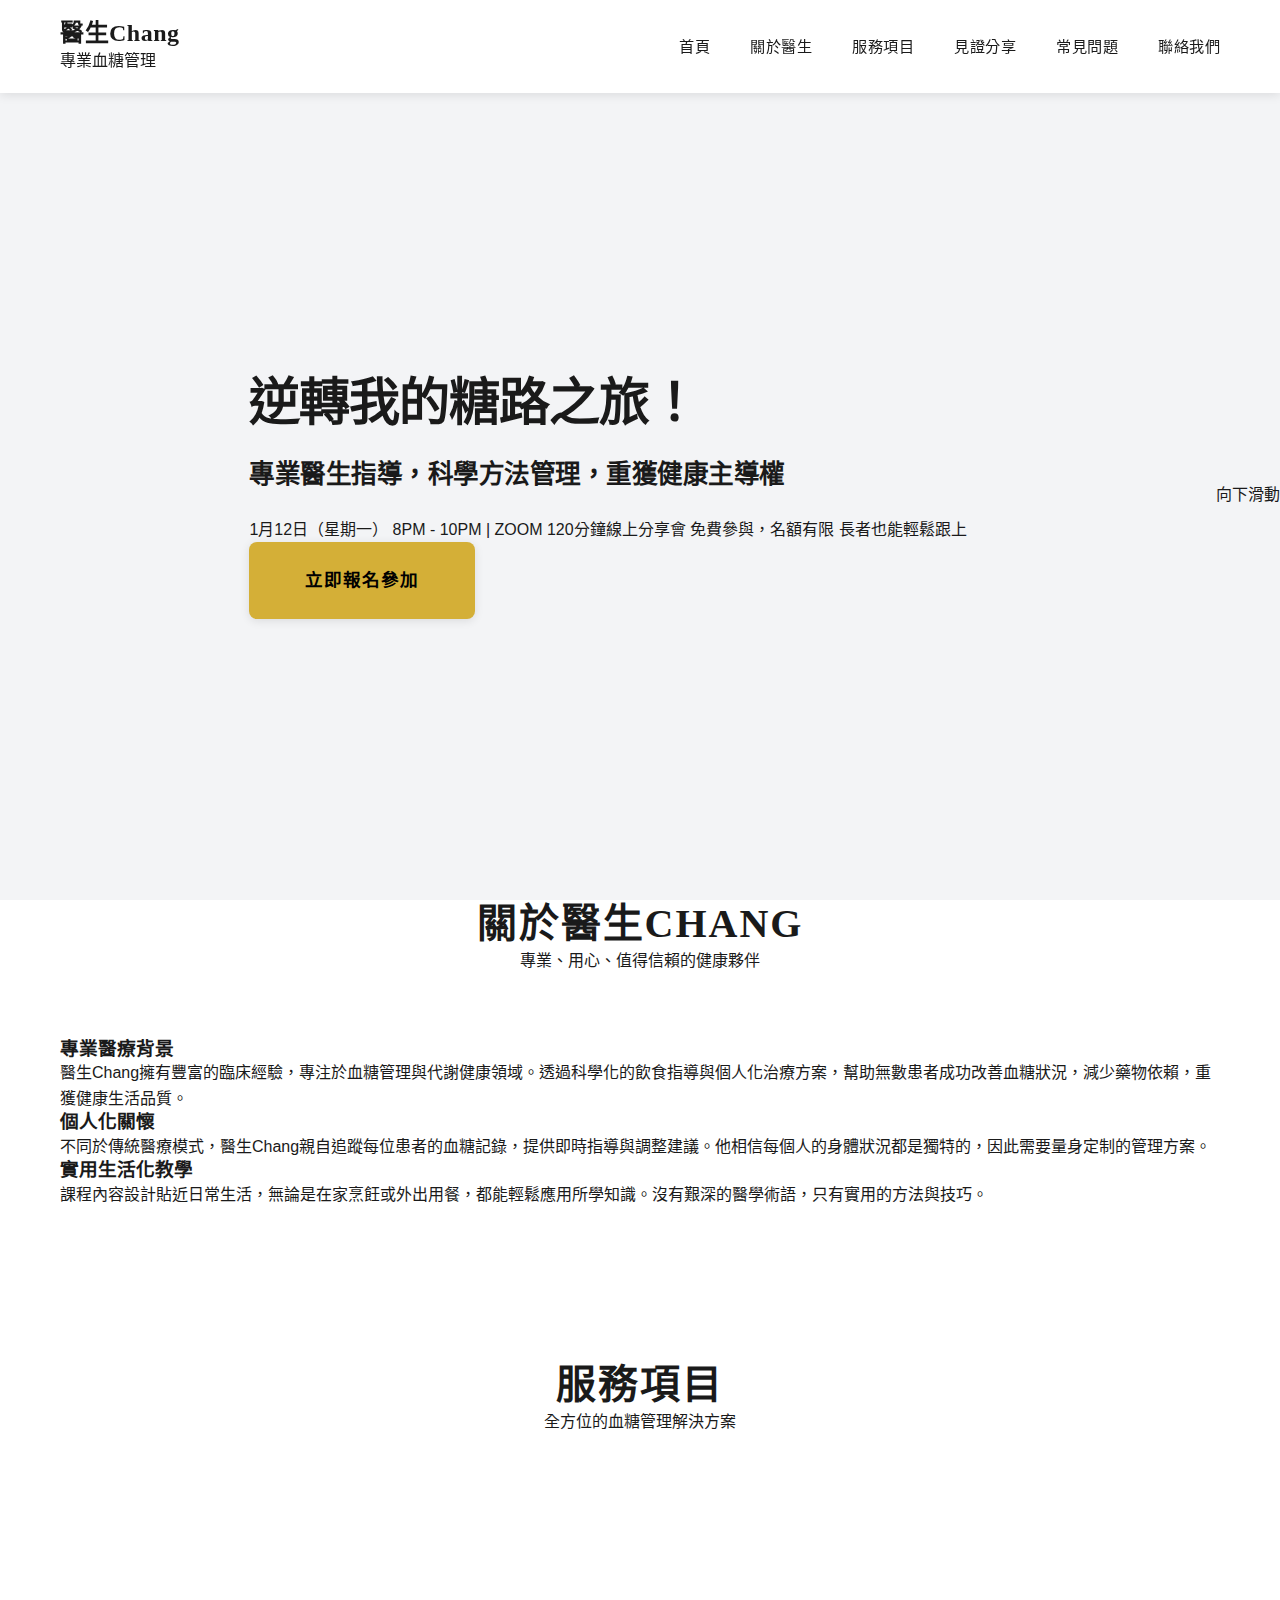
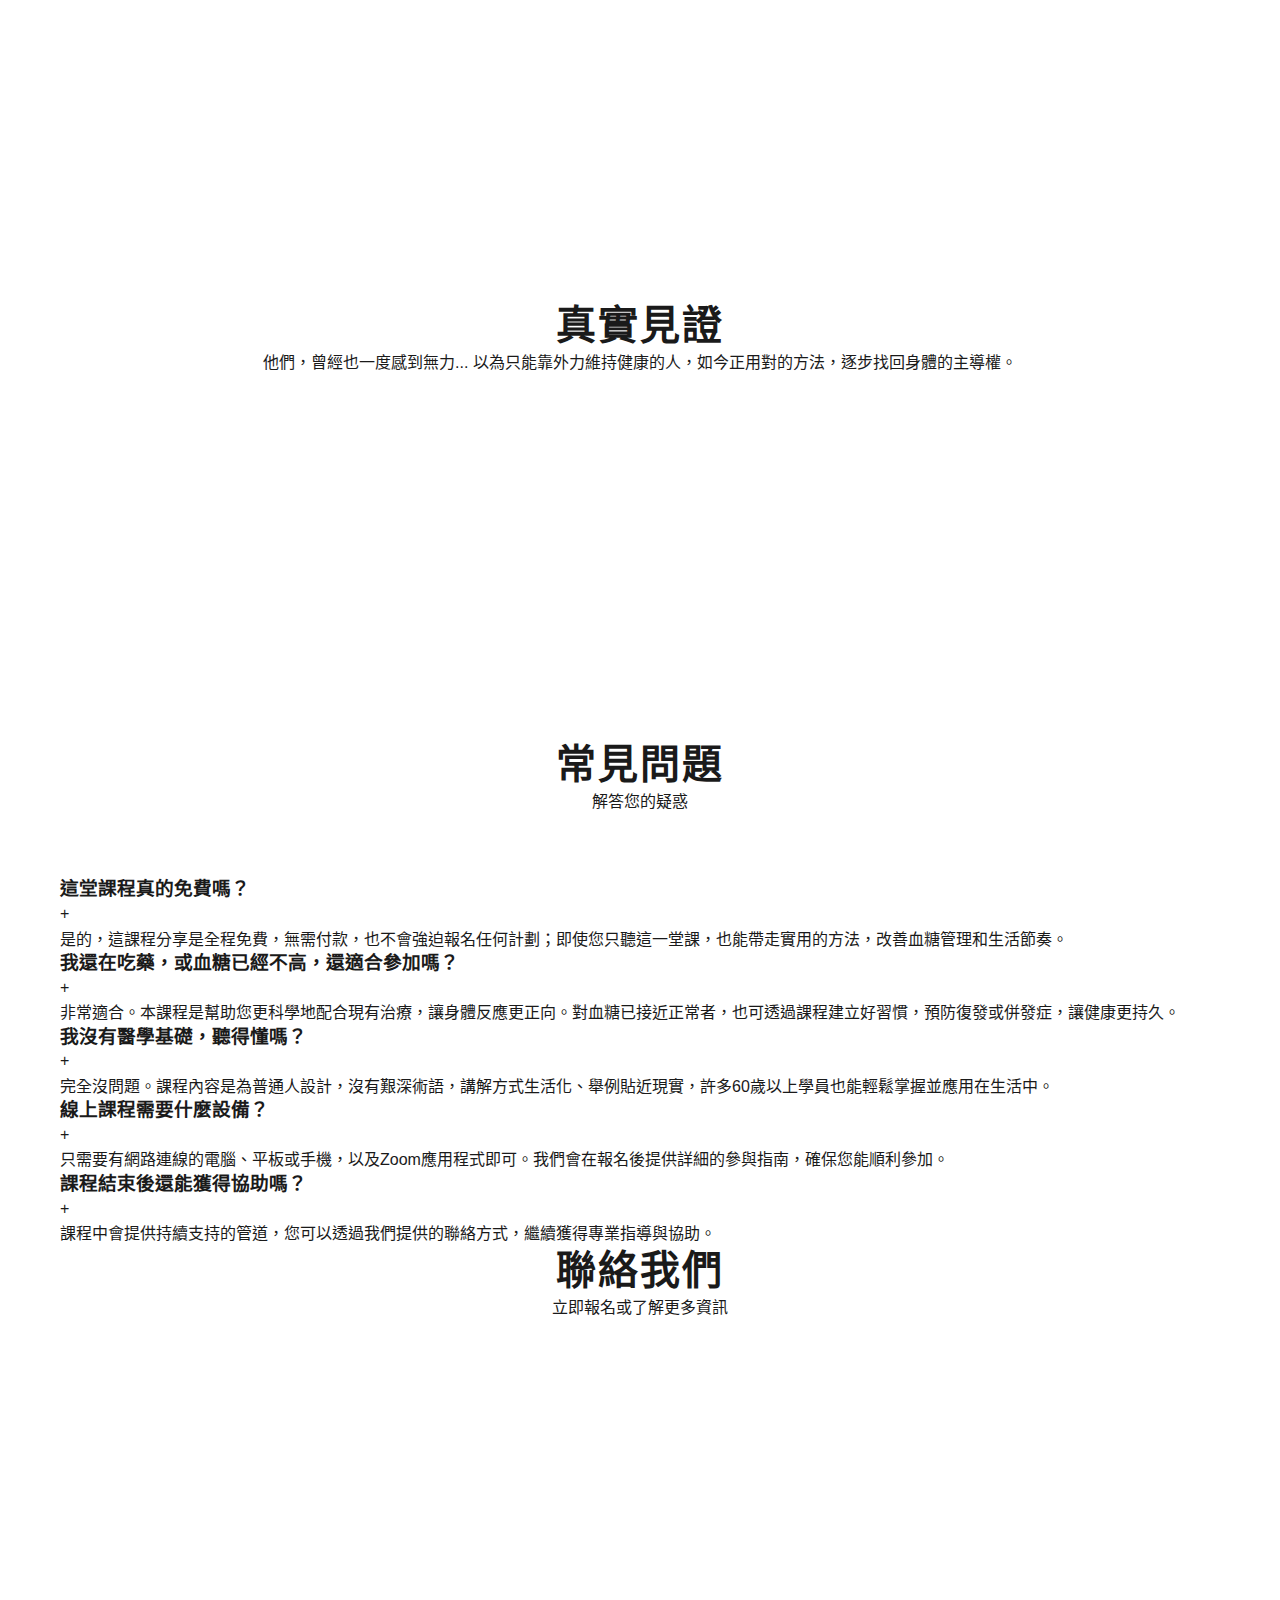
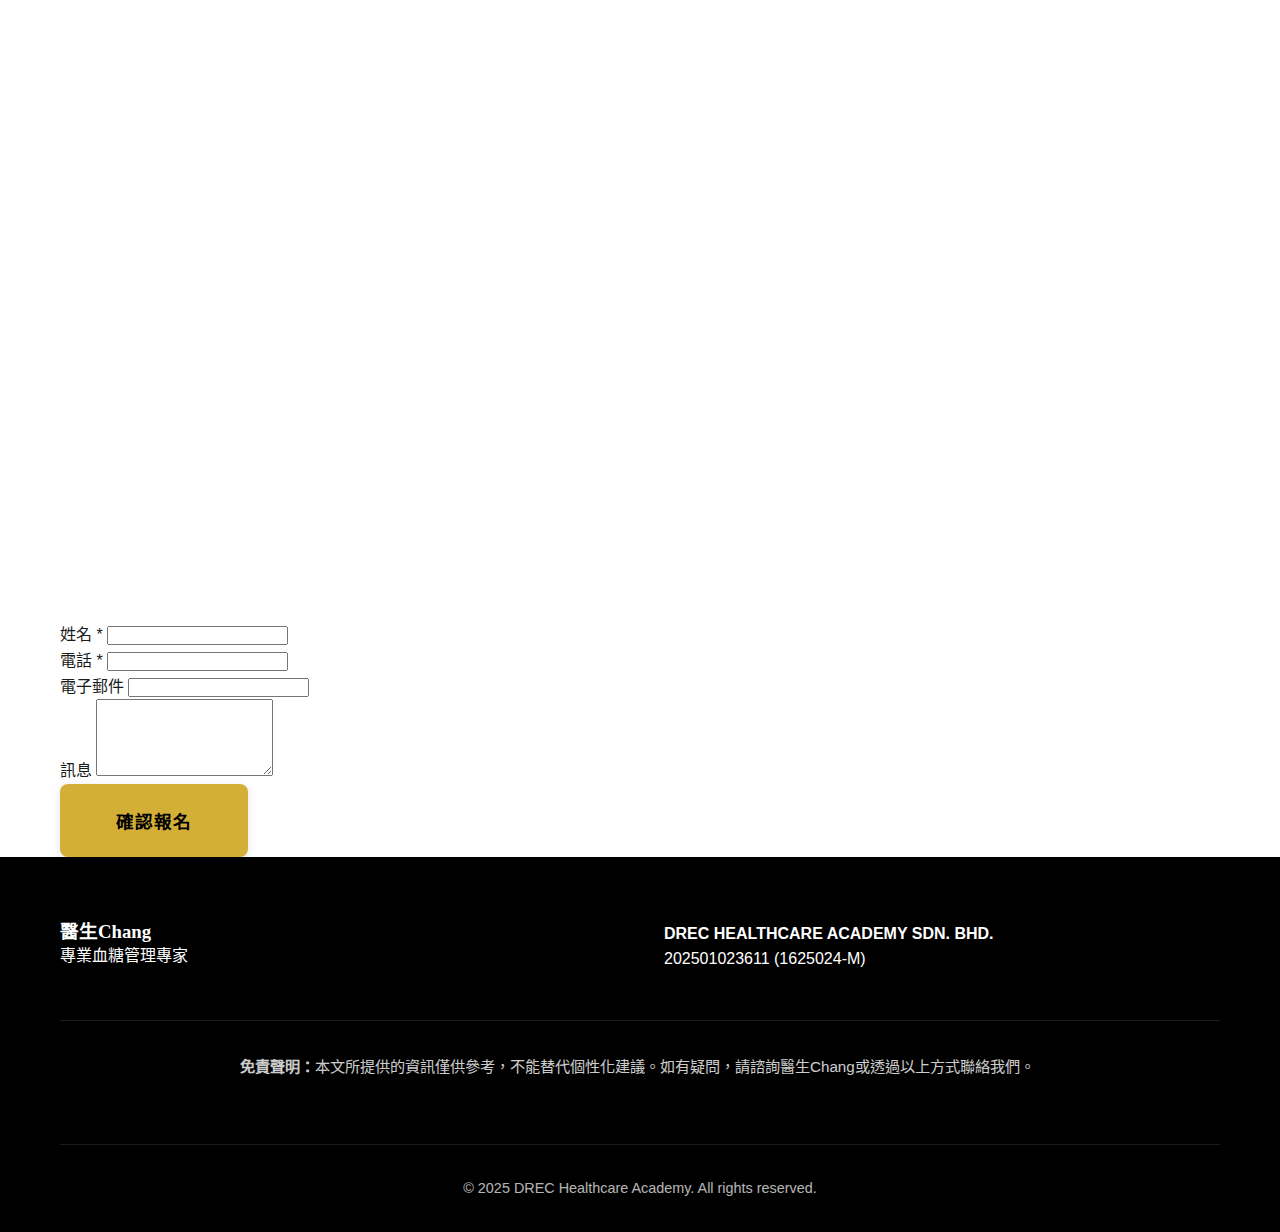
<file: DREC portfolio/portfolio/index.html>
<!DOCTYPE html>
<html lang="zh-TW">
<head>
    <meta charset="UTF-8">
    <meta name="viewport" content="width=device-width, initial-scale=1.0">
    <meta name="description" content="醫生Chang - 專業血糖管理專家，幫助您逆轉糖路，重獲健康主導權">
    <title>醫生Chang | 專業血糖管理專家</title>
    <link rel="stylesheet" href="styles.css">
    <link rel="preconnect" href="https://fonts.googleapis.com">
    <link rel="preconnect" href="https://fonts.gstatic.com" crossorigin>
    <link href="https://fonts.googleapis.com/css2?family=Noto+Sans+TC:wght@300;400;500;700;900&display=swap" rel="stylesheet">
</head>
<body>
    <!-- Navigation -->
    <nav class="navbar">
        <div class="container">
            <div class="nav-brand">
                <h2>醫生Chang</h2>
                <span class="subtitle">專業血糖管理</span>
            </div>
            <ul class="nav-menu">
                <li><a href="#home">首頁</a></li>
                <li><a href="#about">關於醫生</a></li>
                <li><a href="#services">服務項目</a></li>
                <li><a href="#testimonials">見證分享</a></li>
                <li><a href="#faq">常見問題</a></li>
                <li><a href="#contact">聯絡我們</a></li>
            </ul>
            <button class="nav-toggle" aria-label="Toggle navigation">
                <span></span>
                <span></span>
                <span></span>
            </button>
        </div>
    </nav>

    <!-- Hero Section -->
    <section id="home" class="hero">
        <div class="hero-overlay"></div>
        <div class="container">
            <div class="hero-content">
                <h1 class="hero-title">逆轉我的糖路之旅！</h1>
                <p class="hero-subtitle">專業醫生指導，科學方法管理，重獲健康主導權</p>
                <div class="hero-highlight">
                    <div class="highlight-box">
                        <span class="highlight-date">1月12日（星期一）</span>
                        <span class="highlight-time">8PM - 10PM | ZOOM</span>
                        <span class="highlight-duration">120分鐘線上分享會</span>
                        <span class="highlight-free">免費參與，名額有限</span>
                        <span class="highlight-note">長者也能輕鬆跟上</span>
                    </div>
                </div>
                <a href="#contact" class="btn btn-primary btn-large">立即報名參加</a>
            </div>
        </div>
        <div class="scroll-indicator">
            <span>向下滑動</span>
            <div class="arrow-down"></div>
        </div>
    </section>

    <!-- About Section -->
    <section id="about" class="about">
        <div class="container">
            <div class="section-header">
                <h2>關於醫生Chang</h2>
                <p class="section-subtitle">專業、用心、值得信賴的健康夥伴</p>
            </div>
            <div class="about-content">
                <div class="about-text">
                    <h3>專業醫療背景</h3>
                    <p>醫生Chang擁有豐富的臨床經驗，專注於血糖管理與代謝健康領域。透過科學化的飲食指導與個人化治療方案，幫助無數患者成功改善血糖狀況，減少藥物依賴，重獲健康生活品質。</p>
                    
                    <h3>個人化關懷</h3>
                    <p>不同於傳統醫療模式，醫生Chang親自追蹤每位患者的血糖記錄，提供即時指導與調整建議。他相信每個人的身體狀況都是獨特的，因此需要量身定制的管理方案。</p>

                    <h3>實用生活化教學</h3>
                    <p>課程內容設計貼近日常生活，無論是在家烹飪或外出用餐，都能輕鬆應用所學知識。沒有艱深的醫學術語，只有實用的方法與技巧。</p>
                </div>
                <div class="about-stats">
                    <div class="stat-card">
                        <div class="stat-number">500+</div>
                        <div class="stat-label">成功案例</div>
                    </div>
                    <div class="stat-card">
                        <div class="stat-number">90%</div>
                        <div class="stat-label">血糖改善率</div>
                    </div>
                    <div class="stat-card">
                        <div class="stat-number">10+</div>
                        <div class="stat-label">年專業經驗</div>
                    </div>
                </div>
            </div>
        </div>
    </section>

    <!-- Services Section -->
    <section id="services" class="services">
        <div class="container">
            <div class="section-header">
                <h2>服務項目</h2>
                <p class="section-subtitle">全方位的血糖管理解決方案</p>
            </div>
            <div class="services-grid">
                <div class="service-card">
                    <div class="service-icon">📊</div>
                    <h3>血糖監測指導</h3>
                    <p>專業教導正確的血糖監測方法與時機，幫助您建立有效的健康追蹤習慣。</p>
                </div>
                <div class="service-card">
                    <div class="service-icon">🍽️</div>
                    <h3>個人化飲食規劃</h3>
                    <p>根據您的身體狀況與生活習慣，量身定制飲食方案，讓您吃得飽也能穩血糖。</p>
                </div>
                <div class="service-card">
                    <div class="service-icon">⏰</div>
                    <h3>進食時間與順序指導</h3>
                    <p>科學化的進食時間安排與食物順序，最大化血糖控制效果。</p>
                </div>
                <div class="service-card">
                    <div class="service-icon">💊</div>
                    <h3>藥物減量協助</h3>
                    <p>在專業監控下，協助您逐步減少藥物依賴，讓身體自然恢復平衡。</p>
                </div>
                <div class="service-card">
                    <div class="service-icon">🏥</div>
                    <h3>醫療協調配合</h3>
                    <p>與您的主治醫師協調，確保治療方案的安全性與有效性。</p>
                </div>
                <div class="service-card">
                    <div class="service-icon">📱</div>
                    <h3>持續追蹤關懷</h3>
                    <p>定期檢視您的血糖記錄，提供即時調整建議與專業支持。</p>
                </div>
            </div>
        </div>
    </section>

    <!-- Testimonials Section -->
    <section id="testimonials" class="testimonials">
        <div class="container">
            <div class="section-header">
                <h2>真實見證</h2>
                <p class="section-subtitle">他們，曾經也一度感到無力... 以為只能靠外力維持健康的人，如今正用對的方法，逐步找回身體的主導權。</p>
            </div>
            <div class="testimonials-grid">
                <div class="testimonial-card">
                    <div class="testimonial-header">
                        <div class="testimonial-avatar">MC</div>
                        <div class="testimonial-info">
                            <h3>Madam Choo</h3>
                            <p>58歲 | 曾手腳麻痺、血糖飆升</p>
                        </div>
                    </div>
                    <div class="testimonial-content">
                        <p class="quote">"看了很多醫生，吃了不少藥，問題都還在。知道上了醫生Chang的課程，他天天看我的血糖記錄，親自教我吃的時間和順序。幾個月後，麻痺感沒了，血糖穩了，藥也成功減量。我真的第一次覺得身體是可以被好好照顧的！"</p>
                    </div>
                    <div class="testimonial-results">
                        <span class="result-badge">✓ 麻痺感消失</span>
                        <span class="result-badge">✓ 血糖穩定</span>
                        <span class="result-badge">✓ 藥物減量</span>
                    </div>
                </div>

                <div class="testimonial-card">
                    <div class="testimonial-header">
                        <div class="testimonial-avatar">CH</div>
                        <div class="testimonial-info">
                            <h3>CW. Hong</h3>
                            <p>59歲 | 血糖超高、長期頭暈乏力</p>
                        </div>
                    </div>
                    <div class="testimonial-content">
                        <p class="quote">"醫生Chang教我怎麼在外面也能選對食物，為我量身規劃飲食節奏，讓我照樣吃飽也能穩住血糖。一段時間後，血糖明顯下降，身體更有力氣了，藥量也開始減了。有專業醫生帶路，真的讓我更安心！"</p>
                    </div>
                    <div class="testimonial-results">
                        <span class="result-badge">✓ 血糖下降</span>
                        <span class="result-badge">✓ 體力改善</span>
                        <span class="result-badge">✓ 藥量減少</span>
                    </div>
                </div>
            </div>
        </div>
    </section>

    <!-- FAQ Section -->
    <section id="faq" class="faq">
        <div class="container">
            <div class="section-header">
                <h2>常見問題</h2>
                <p class="section-subtitle">解答您的疑惑</p>
            </div>
            <div class="faq-list">
                <div class="faq-item">
                    <div class="faq-question">
                        <h3>這堂課程真的免費嗎？</h3>
                        <span class="faq-toggle">+</span>
                    </div>
                    <div class="faq-answer">
                        <p>是的，這課程分享是全程免費，無需付款，也不會強迫報名任何計劃；即使您只聽這一堂課，也能帶走實用的方法，改善血糖管理和生活節奏。</p>
                    </div>
                </div>

                <div class="faq-item">
                    <div class="faq-question">
                        <h3>我還在吃藥，或血糖已經不高，還適合參加嗎？</h3>
                        <span class="faq-toggle">+</span>
                    </div>
                    <div class="faq-answer">
                        <p>非常適合。本課程是幫助您更科學地配合現有治療，讓身體反應更正向。對血糖已接近正常者，也可透過課程建立好習慣，預防復發或併發症，讓健康更持久。</p>
                    </div>
                </div>

                <div class="faq-item">
                    <div class="faq-question">
                        <h3>我沒有醫學基礎，聽得懂嗎？</h3>
                        <span class="faq-toggle">+</span>
                    </div>
                    <div class="faq-answer">
                        <p>完全沒問題。課程內容是為普通人設計，沒有艱深術語，講解方式生活化、舉例貼近現實，許多60歲以上學員也能輕鬆掌握並應用在生活中。</p>
                    </div>
                </div>

                <div class="faq-item">
                    <div class="faq-question">
                        <h3>線上課程需要什麼設備？</h3>
                        <span class="faq-toggle">+</span>
                    </div>
                    <div class="faq-answer">
                        <p>只需要有網路連線的電腦、平板或手機，以及Zoom應用程式即可。我們會在報名後提供詳細的參與指南，確保您能順利參加。</p>
                    </div>
                </div>

                <div class="faq-item">
                    <div class="faq-question">
                        <h3>課程結束後還能獲得協助嗎？</h3>
                        <span class="faq-toggle">+</span>
                    </div>
                    <div class="faq-answer">
                        <p>課程中會提供持續支持的管道，您可以透過我們提供的聯絡方式，繼續獲得專業指導與協助。</p>
                    </div>
                </div>
            </div>
        </div>
    </section>

    <!-- Contact Section -->
    <section id="contact" class="contact">
        <div class="container">
            <div class="section-header">
                <h2>聯絡我們</h2>
                <p class="section-subtitle">立即報名或了解更多資訊</p>
            </div>
            <div class="contact-content">
                <div class="contact-info">
                    <div class="contact-card">
                        <div class="contact-icon">📍</div>
                        <h3>地址</h3>
                        <p>35-3, JALAN PJU 5/12<br>DATARAN SUNWAY KOTA DAMANSARA<br>47810 PETALING JAYA<br>SELANGOR MALAYSIA</p>
                    </div>
                    <div class="contact-card">
                        <div class="contact-icon">📧</div>
                        <h3>電子郵件</h3>
                        <p><a href="mailto:info@dreasonchang.com">info@dreasonchang.com</a></p>
                    </div>
                    <div class="contact-card">
                        <div class="contact-icon">📞</div>
                        <h3>電話</h3>
                        <p><a href="tel:+60172276151">+60 17-227 6151</a></p>
                    </div>
                </div>
                <div class="contact-form-container">
                    <form class="contact-form" id="contactForm">
                        <div class="form-group">
                            <label for="name">姓名 *</label>
                            <input type="text" id="name" name="name" required>
                        </div>
                        <div class="form-group">
                            <label for="phone">電話 *</label>
                            <input type="tel" id="phone" name="phone" required>
                        </div>
                        <div class="form-group">
                            <label for="email">電子郵件</label>
                            <input type="email" id="email" name="email">
                        </div>
                        <div class="form-group">
                            <label for="message">訊息</label>
                            <textarea id="message" name="message" rows="5"></textarea>
                        </div>
                        <button type="submit" class="btn btn-primary btn-large">確認報名</button>
                    </form>
                </div>
            </div>
        </div>
    </section>

    <!-- Footer -->
    <footer class="footer">
        <div class="container">
            <div class="footer-content">
                <div class="footer-brand">
                    <h3>醫生Chang</h3>
                    <p>專業血糖管理專家</p>
                </div>
                <div class="footer-info">
                    <p><strong>DREC HEALTHCARE ACADEMY SDN. BHD.</strong></p>
                    <p>202501023611 (1625024-M)</p>
                </div>
            </div>
            <div class="footer-disclaimer">
                <p><strong>免責聲明：</strong>本文所提供的資訊僅供參考，不能替代個性化建議。如有疑問，請諮詢醫生Chang或透過以上方式聯絡我們。</p>
            </div>
            <div class="footer-bottom">
                <p>&copy; 2025 DREC Healthcare Academy. All rights reserved.</p>
            </div>
        </div>
    </footer>

    <script src="script.js"></script>
</body>
</html>
</file>
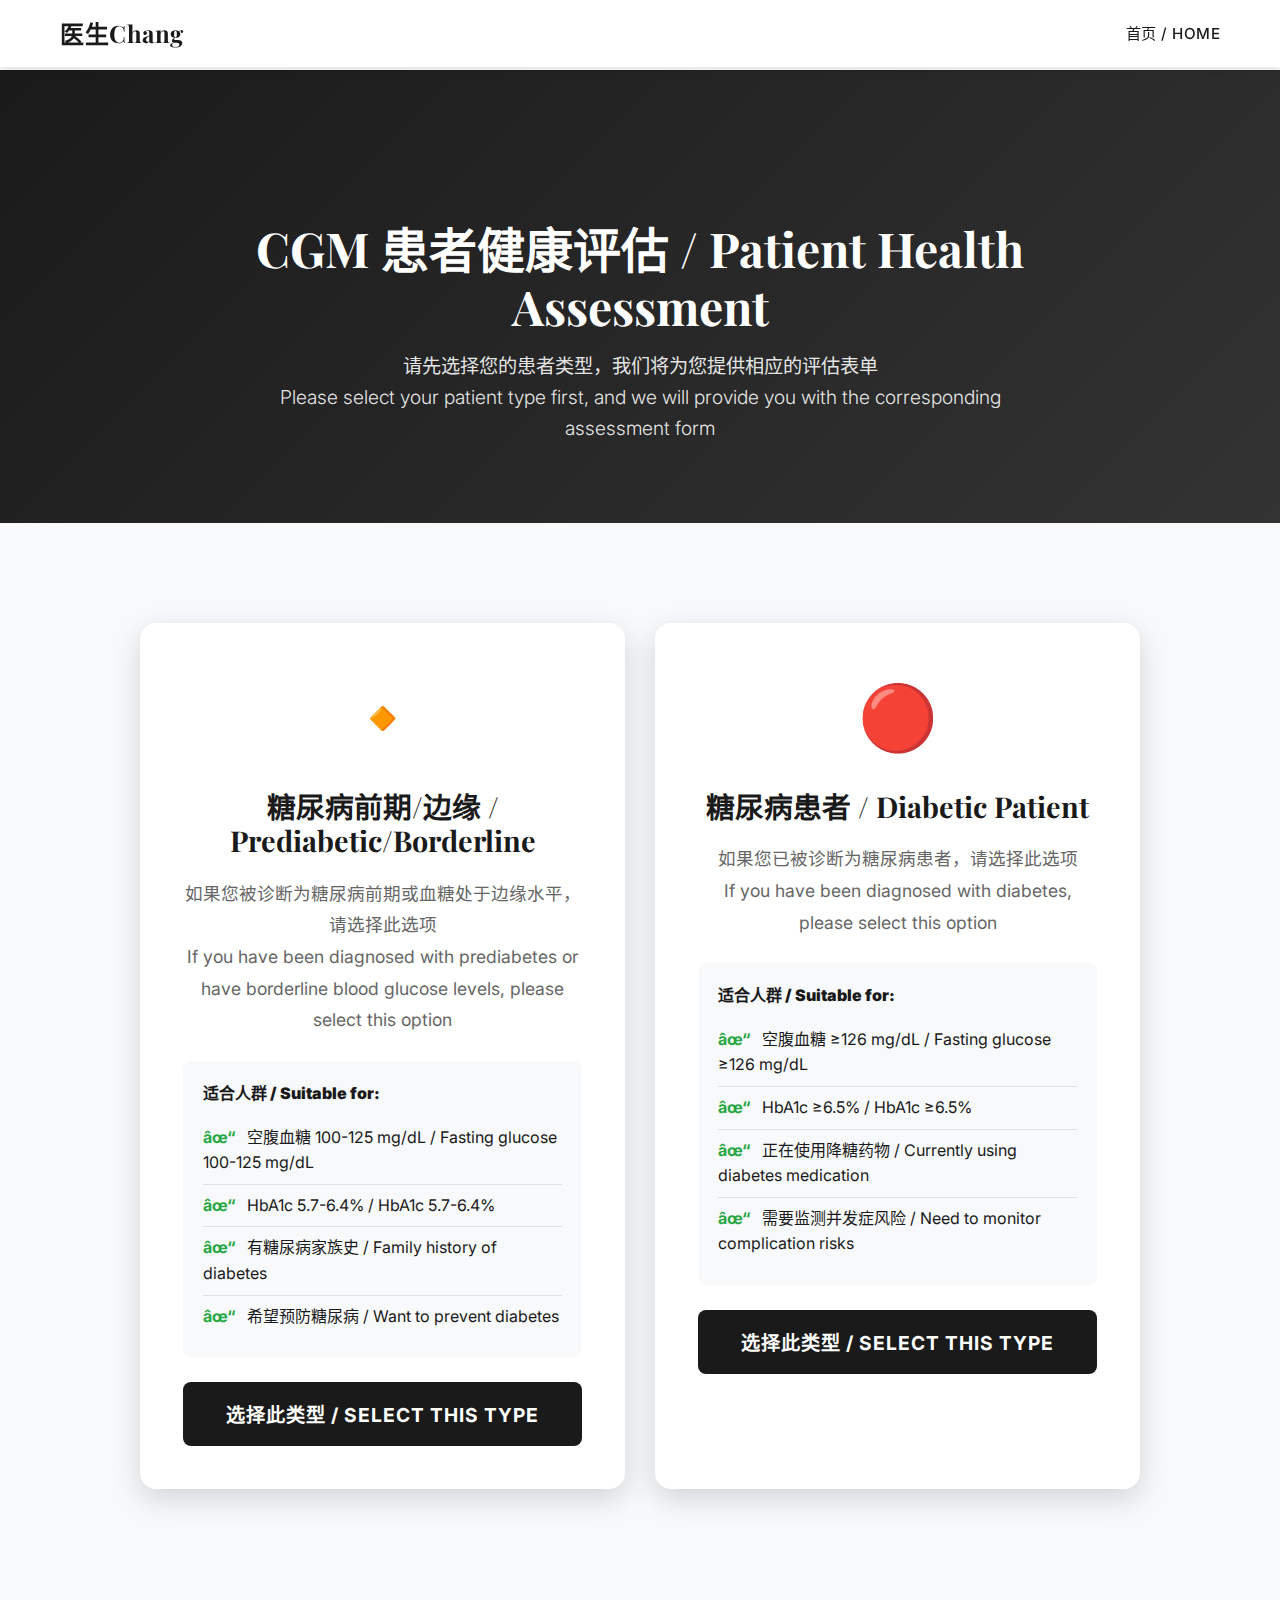
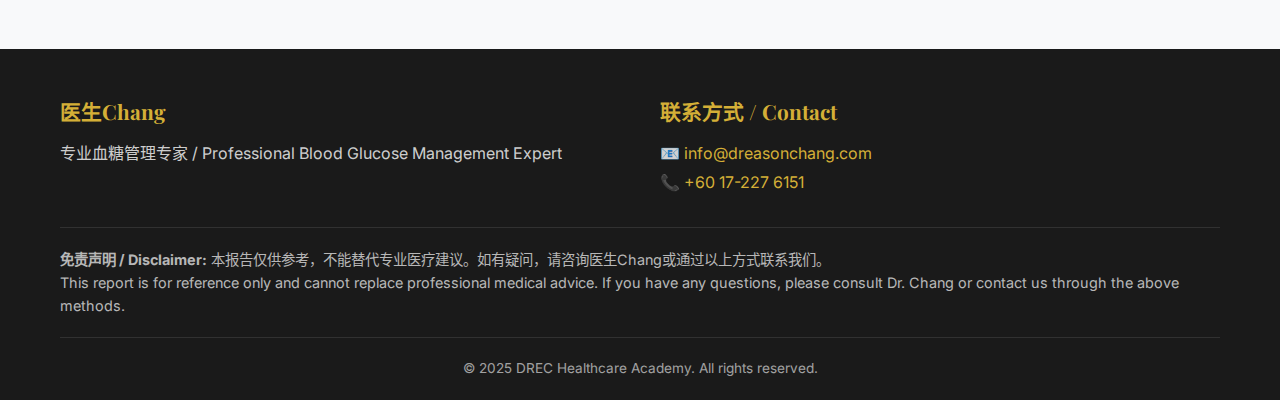
<file: DREC portfolio/CGM/patient-type-selection.html>
<!DOCTYPE html>
<html lang="zh-CN">
<head>
    <meta charset="UTF-8">
    <meta name="viewport" content="width=device-width, initial-scale=1.0, maximum-scale=5.0, user-scalable=yes, viewport-fit=cover">
    <meta name="mobile-web-app-capable" content="yes">
    <meta name="apple-mobile-web-app-capable" content="yes">
    <meta name="apple-mobile-web-app-status-bar-style" content="black-translucent">
    <meta name="theme-color" content="#1a1a1a">
    <meta name="description" content="CGM Patient Type Selection - Choose your diabetes status">
    <title>选择患者类型 / Patient Type Selection | 医生Chang</title>
    <link rel="stylesheet" href="styles.css">
    <link rel="preconnect" href="https://fonts.googleapis.com">
    <link rel="preconnect" href="https://fonts.gstatic.com" crossorigin>
    <link href="https://fonts.googleapis.com/css2?family=Inter:wght@300;400;500;600;700;800;900&family=Playfair+Display:wght@400;500;600;700;800;900&display=swap" rel="stylesheet">
</head>
<body>
    <!-- Navigation -->
    <nav class="navbar">
        <div class="container">
            <div class="nav-brand">
                <h2>医生Chang</h2>
            </div>
            <ul class="nav-menu">
                <li><a href="../portfolio/index.html">首页 / Home</a></li>
            </ul>
            <button class="nav-toggle" aria-label="Toggle navigation">
                <span></span>
                <span></span>
                <span></span>
            </button>
        </div>
    </nav>

    <!-- Hero Section -->
    <section class="hero-section">
        <div class="container">
            <div class="hero-content">
                <h1 class="hero-title">CGM 患者健康评估 / Patient Health Assessment</h1>
                <p class="hero-subtitle">请先选择您的患者类型，我们将为您提供相应的评估表单<br>Please select your patient type first, and we will provide you with the corresponding assessment form</p>
            </div>
        </div>
    </section>

    <!-- Patient Type Selection Section -->
    <section class="form-section">
        <div class="container">
            <div class="patient-type-selection">
                <div class="patient-type-card" onclick="selectPatientType('prediabetic')">
                    <div class="patient-type-icon">🔸</div>
                    <h2 class="patient-type-title">糖尿病前期/边缘 / Prediabetic/Borderline</h2>
                    <p class="patient-type-description">
                        如果您被诊断为糖尿病前期或血糖处于边缘水平，请选择此选项<br>
                        If you have been diagnosed with prediabetes or have borderline blood glucose levels, please select this option
                    </p>
                    <div class="patient-type-features">
                        <p><strong>适合人群 / Suitable for:</strong></p>
                        <ul>
                            <li>空腹血糖 100-125 mg/dL / Fasting glucose 100-125 mg/dL</li>
                            <li>HbA1c 5.7-6.4% / HbA1c 5.7-6.4%</li>
                            <li>有糖尿病家族史 / Family history of diabetes</li>
                            <li>希望预防糖尿病 / Want to prevent diabetes</li>
                        </ul>
                    </div>
                    <button class="btn-select-type">选择此类型 / Select This Type</button>
                </div>

                <div class="patient-type-card" onclick="selectPatientType('diabetic')">
                    <div class="patient-type-icon">🔴</div>
                    <h2 class="patient-type-title">糖尿病患者 / Diabetic Patient</h2>
                    <p class="patient-type-description">
                        如果您已被诊断为糖尿病患者，请选择此选项<br>
                        If you have been diagnosed with diabetes, please select this option
                    </p>
                    <div class="patient-type-features">
                        <p><strong>适合人群 / Suitable for:</strong></p>
                        <ul>
                            <li>空腹血糖 ≥126 mg/dL / Fasting glucose ≥126 mg/dL</li>
                            <li>HbA1c ≥6.5% / HbA1c ≥6.5%</li>
                            <li>正在使用降糖药物 / Currently using diabetes medication</li>
                            <li>需要监测并发症风险 / Need to monitor complication risks</li>
                        </ul>
                    </div>
                    <button class="btn-select-type">选择此类型 / Select This Type</button>
                </div>
            </div>
        </div>
    </section>

    <!-- Footer -->
    <footer class="footer">
        <div class="container">
            <div class="footer-content">
                <div class="footer-section">
                    <h3>医生Chang</h3>
                    <p>专业血糖管理专家 / Professional Blood Glucose Management Expert</p>
                </div>
                <div class="footer-section">
                    <h3>联系方式 / Contact</h3>
                    <p>📧 <a href="mailto:info@dreasonchang.com">info@dreasonchang.com</a><br>📞 <a href="tel:+60172276151">+60 17-227 6151</a></p>
                </div>
            </div>
            <div class="footer-disclaimer">
                <p><strong>免责声明 / Disclaimer:</strong> 本报告仅供参考，不能替代专业医疗建议。如有疑问，请咨询医生Chang或通过以上方式联系我们。<br>This report is for reference only and cannot replace professional medical advice. If you have any questions, please consult Dr. Chang or contact us through the above methods.</p>
            </div>
            <div class="footer-bottom">
                <p>&copy; 2025 DREC Healthcare Academy. All rights reserved.</p>
            </div>
        </div>
    </footer>

    <script>
        function selectPatientType(type) {
            // Store patient type in sessionStorage
            sessionStorage.setItem('patientType', type);
            // Redirect to form page
            window.location.href = 'index.html?type=' + type;
        }

        // Mobile Navigation Toggle
        const navToggle = document.querySelector('.nav-toggle');
        const navMenu = document.querySelector('.nav-menu');

        if (navToggle) {
            navToggle.addEventListener('click', () => {
                navMenu.classList.toggle('active');
            });
        }

        // Close mobile menu when clicking outside
        document.addEventListener('click', (e) => {
            if (navMenu && navToggle && navMenu.classList.contains('active')) {
                if (!navMenu.contains(e.target) && !navToggle.contains(e.target)) {
                    navMenu.classList.remove('active');
                }
            }
        });
    </script>
</body>
</html>
</file>
<file: DREC portfolio/portfolio/styles.css>
/* Reset and Base Styles */
* {
    margin: 0;
    padding: 0;
    box-sizing: border-box;
}

:root {
    --primary-color: #1a1a1a;
    --primary-dark: #000000;
    --primary-light: #333333;
    --accent-color: #d4af37;
    --accent-light: #f4d03f;
    --text-dark: #1a1a1a;
    --text-light: #666666;
    --text-lighter: #999999;
    --bg-light: #f8f9fa;
    --bg-white: #ffffff;
    --bg-dark: #1a1a1a;
    --shadow: 0 2px 10px rgba(0, 0, 0, 0.1);
    --shadow-lg: 0 10px 30px rgba(0, 0, 0, 0.15);
    --shadow-xl: 0 20px 60px rgba(0, 0, 0, 0.2);
    --transition: all 0.3s ease;
}

body {
    font-family: 'Inter', -apple-system, BlinkMacSystemFont, 'Segoe UI', sans-serif;
    line-height: 1.6;
    color: var(--text-dark);
    overflow-x: hidden;
    -webkit-font-smoothing: antialiased;
    -moz-osx-font-smoothing: grayscale;
}

h1, h2, h3, h4, h5, h6 {
    font-family: 'Playfair Display', serif;
    font-weight: 700;
    line-height: 1.2;
}

.container {
    max-width: 1200px;
    margin: 0 auto;
    padding: 0 20px;
}

/* Navigation */
.navbar {
    position: fixed;
    top: 0;
    width: 100%;
    background: rgba(255, 255, 255, 0.98);
    backdrop-filter: blur(10px);
    box-shadow: var(--shadow);
    z-index: 1000;
    transition: var(--transition);
}

.navbar .container {
    display: flex;
    justify-content: space-between;
    align-items: center;
    padding: 1.2rem 20px;
    position: relative;
}

.nav-brand h2 {
    color: var(--primary-color);
    font-size: 1.5rem;
    font-weight: 700;
    letter-spacing: 0.5px;
}

.nav-menu {
    display: flex;
    list-style: none;
    gap: 2.5rem;
    align-items: center;
}

.nav-menu a {
    text-decoration: none;
    color: var(--text-dark);
    font-weight: 500;
    font-size: 0.95rem;
    text-transform: uppercase;
    letter-spacing: 0.5px;
    transition: var(--transition);
    position: relative;
}

.nav-menu a::after {
    content: '';
    position: absolute;
    bottom: -5px;
    left: 0;
    width: 0;
    height: 2px;
    background: var(--accent-color);
    transition: var(--transition);
}

.nav-menu a:hover::after,
.nav-menu a:focus::after {
    width: 100%;
}

.nav-actions {
    display: flex;
    align-items: center;
    gap: 1rem;
}

.btn-login {
    padding: 0.6rem 1.5rem;
    background: var(--primary-color);
    color: white;
    text-decoration: none;
    border-radius: 4px;
    font-weight: 600;
    font-size: 0.9rem;
    text-transform: uppercase;
    letter-spacing: 1px;
    transition: var(--transition);
    border: none;
    cursor: pointer;
}

.btn-login:hover {
    background: var(--primary-dark);
    transform: translateY(-2px);
    box-shadow: var(--shadow);
}

.nav-toggle {
    display: none;
    flex-direction: column;
    background: none;
    border: none;
    cursor: pointer;
    gap: 5px;
}

.nav-toggle span {
    width: 25px;
    height: 3px;
    background: var(--primary-color);
    transition: var(--transition);
}

/* Hero Section */
.hero {
    width: 100%;
    min-height: calc(100vh - 90px);
    padding: 0;
    margin: 90px 0 0;
    background: #f3f4f6;
    display: flex;
    align-items: center;
    justify-content: center;
}

.hero-graphic {
    width: 100%;
    height: calc(100vh - 90px);
    object-fit: cover;
}

@keyframes rotate {
    from {
        transform: rotate(0deg);
    }
    to {
        transform: rotate(360deg);
    }
}

.doctor-icon {
    font-size: 8rem;
    margin-bottom: 1rem;
    z-index: 1;
    position: relative;
}

.doctor-placeholder p {
    font-size: 1.2rem;
    color: #1a1a1a;
    z-index: 1;
    position: relative;
    font-weight: 500;
}

.hero-title {
    font-size: 3.2rem;
    font-weight: 900;
    margin-bottom: 1.5rem;
    line-height: 1.2;
    animation: fadeInUp 1s ease 0.3s both;
    letter-spacing: -1px;
    color: #1a1a1a;
}

.hero-subtitle {
    font-size: 1.6rem;
    font-weight: 600;
    margin-bottom: 1.5rem;
    color: #1a1a1a;
    animation: fadeInUp 1s ease 0.35s both;
    letter-spacing: -0.5px;
    line-height: 1.4;
}

.hero-description {
    font-size: 1rem;
    margin-bottom: 2.5rem;
    color: #1a1a1a;
    animation: fadeInUp 1s ease 0.4s both;
    font-weight: 400;
    line-height: 1.6;
}

.event-date {
    font-size: 1.5rem;
    font-weight: 700;
    margin-bottom: 0.5rem;
    color: var(--accent-color);
    animation: fadeInUp 1s ease 0.2s both;
}

.event-time {
    font-size: 1.2rem;
    font-weight: 600;
    margin-bottom: 2rem;
    color: var(--accent-color);
    animation: fadeInUp 1s ease 0.25s both;
}

.hero-form {
    animation: fadeInUp 1s ease 0.6s both;
}

.form-row {
    display: flex;
    flex-direction: column;
    gap: 1rem;
    max-width: 100%;
    flex-wrap: wrap;
}

.form-row input {
    width: 100%;
    padding: 1.2rem 1.5rem;
    border: 2px solid rgba(255, 255, 255, 0.2);
    border-radius: 8px;
    background: rgba(255, 255, 255, 0.1);
    color: white;
    font-size: 1rem;
    font-family: inherit;
    transition: var(--transition);
    backdrop-filter: blur(10px);
}

    .form-row input[type="tel"] {
        font-size: 16px; /* Prevent zoom on iOS */
    }

.form-row input::placeholder {
    color: rgba(255, 255, 255, 0.6);
}

.form-row input:focus {
    outline: none;
    border-color: var(--accent-color);
    background: rgba(255, 255, 255, 0.15);
    box-shadow: 0 0 0 3px rgba(212, 175, 55, 0.2);
}

.btn {
    display: inline-block;
    padding: 1.2rem 2.5rem;
    background: var(--accent-color);
    color: var(--primary-dark);
    text-decoration: none;
    border-radius: 8px;
    font-weight: 700;
    font-size: 1rem;
    transition: var(--transition);
    border: none;
    cursor: pointer;
    box-shadow: var(--shadow);
    text-transform: uppercase;
    letter-spacing: 1px;
    font-family: inherit;
}

.btn:hover {
    transform: translateY(-3px);
    box-shadow: var(--shadow-lg);
    background: var(--accent-light);
}

.btn-primary {
    background: var(--accent-color);
    color: var(--primary-dark);
}

.btn-secondary {
    background: var(--primary-color);
    color: white;
    padding: 0.9rem 2rem;
    font-size: 0.9rem;
}

.btn-secondary:hover {
    background: var(--primary-dark);
    color: white;
}

.btn-large {
    padding: 1.5rem 3.5rem;
    font-size: 1.1rem;
}

/* Main Content Section */
.main-content {
    padding: 6rem 0;
    background: var(--bg-white);
}

.content-header {
    text-align: center;
    max-width: 900px;
    margin: 0 auto 4rem;
}

.content-header h2 {
    font-size: 2.8rem;
    color: var(--primary-color);
    margin-bottom: 2rem;
    line-height: 1.2;
}

.content-description {
    font-size: 1.2rem;
    color: var(--text-light);
    line-height: 1.8;
}

.services-grid {
    display: grid;
    grid-template-columns: repeat(auto-fit, minmax(320px, 1fr));
    gap: 3rem;
    margin-top: 4rem;
}

.service-card {
    background: var(--bg-white);
    border-radius: 12px;
    overflow: hidden;
    box-shadow: var(--shadow);
    transition: var(--transition);
    border: 1px solid #e0e0e0;
}

.service-card:hover {
    transform: translateY(-10px);
    box-shadow: var(--shadow-xl);
}

.service-image {
    width: 100%;
    height: 250px;
    background: linear-gradient(135deg, var(--primary-color), var(--primary-light));
    display: flex;
    align-items: center;
    justify-content: center;
    position: relative;
    overflow: hidden;
}

.service-image::before {
    content: '';
    position: absolute;
    top: 0;
    left: 0;
    right: 0;
    bottom: 0;
    background: url('data:image/svg+xml,<svg width="60" height="60" xmlns="http://www.w3.org/2000/svg"><defs><pattern id="dots" width="60" height="60" patternUnits="userSpaceOnUse"><circle cx="30" cy="30" r="2" fill="rgba(255,255,255,0.1)"/></pattern></defs><rect width="60" height="60" fill="url(%23dots)"/></svg>');
    opacity: 0.3;
}

.service-placeholder {
    color: white;
    font-size: 1.5rem;
    font-weight: 700;
    text-transform: uppercase;
    letter-spacing: 2px;
    z-index: 1;
    position: relative;
}

.service-card h3 {
    font-size: 1.5rem;
    color: var(--primary-color);
    margin: 1.5rem 1.5rem 1rem;
}

.service-card p {
    color: var(--text-light);
    line-height: 1.8;
    margin: 0 1.5rem 1.5rem;
    font-size: 1rem;
}

.service-card .btn {
    margin: 0 1.5rem 1.5rem;
    display: inline-block;
}

/* Success Stories Section */
.success-stories {
    padding: 6rem 0;
    background: var(--bg-light);
}

.section-header {
    text-align: center;
    margin-bottom: 4rem;
}

.section-header h2 {
    font-size: 2.5rem;
    color: var(--primary-color);
    text-transform: uppercase;
    letter-spacing: 2px;
}

.stories-grid {
    display: grid;
    grid-template-columns: repeat(auto-fit, minmax(300px, 1fr));
    gap: 2.5rem;
}

.story-card {
    background: var(--bg-white);
    padding: 2.5rem;
    border-radius: 12px;
    box-shadow: var(--shadow);
    transition: var(--transition);
    border-left: 4px solid var(--accent-color);
}

.story-card:hover {
    transform: translateY(-5px);
    box-shadow: var(--shadow-lg);
}

.story-quote {
    font-size: 1.1rem;
    line-height: 1.8;
    color: var(--text-dark);
    font-style: italic;
    margin-bottom: 1.5rem;
    position: relative;
    padding-left: 1.5rem;
}

.story-quote::before {
    content: '"';
    position: absolute;
    left: 0;
    top: -10px;
    font-size: 4rem;
    color: var(--accent-color);
    opacity: 0.3;
    font-family: serif;
}

.story-author {
    color: var(--text-light);
    font-weight: 600;
    font-size: 0.95rem;
    margin-bottom: 1.5rem;
}

.story-video-link {
    display: inline-flex;
    align-items: center;
    gap: 0.8rem;
    padding: 0.9rem 1.8rem;
    background: #dc2626;
    color: white;
    text-decoration: none;
    border-radius: 8px;
    font-weight: 600;
    font-size: 0.95rem;
    transition: var(--transition);
    margin-top: 1rem;
    box-shadow: var(--shadow);
}

.story-video-link:hover {
    background: #b91c1c;
    transform: translateY(-2px);
    box-shadow: var(--shadow-lg);
    color: white;
}

.video-icon {
    font-size: 1rem;
    display: inline-block;
}

/* CTA Section */
.cta-section {
    padding: 6rem 0;
    background: linear-gradient(135deg, var(--primary-color), var(--primary-dark));
    color: white;
    text-align: center;
}

.cta-content h2 {
    font-size: 2.5rem;
    margin-bottom: 1rem;
    color: white;
}

.cta-content p {
    font-size: 1.2rem;
    margin-bottom: 2.5rem;
    opacity: 0.9;
}

/* Dream Life Section */
.dream-life {
    padding: 6rem 0;
    background: var(--bg-white);
    text-align: center;
}

.dream-content h2 {
    font-size: 2.8rem;
    color: var(--primary-color);
    margin-bottom: 2.5rem;
}

/* Blog/Media Section */
.blog-section {
    padding: 6rem 0;
    background: var(--bg-light);
}

.blog-grid {
    display: grid;
    grid-template-columns: repeat(auto-fill, minmax(280px, 1fr));
    gap: 2rem;
    margin-top: 3rem;
}

.blog-item {
    background: var(--bg-white);
    border-radius: 12px;
    overflow: hidden;
    box-shadow: var(--shadow);
    transition: var(--transition);
    cursor: pointer;
    position: relative;
    height: 400px;
    display: flex;
    flex-direction: column;
}

.blog-item:hover {
    transform: translateY(-5px);
    box-shadow: var(--shadow-xl);
}

.blog-image {
    width: 100%;
    height: 400px;
    overflow: hidden;
    position: relative;
    background: var(--bg-light);
    display: flex;
    align-items: center;
    justify-content: center;
    flex-shrink: 0;
}

.blog-image img {
    width: 100%;
    height: 100%;
    display: block;
    transition: var(--transition);
    object-fit: cover;
}

.blog-overlay {
    position: absolute;
    top: 0;
    left: 0;
    right: 0;
    bottom: 0;
    background: rgba(0, 0, 0, 0.7);
    display: flex;
    flex-direction: column;
    align-items: center;
    justify-content: center;
    opacity: 0;
    transition: var(--transition);
}

.blog-item:hover .blog-overlay {
    opacity: 1;
}

.blog-view-icon {
    font-size: 3rem;
    color: white;
    margin-bottom: 0.5rem;
}

.blog-view-text {
    color: white;
    font-size: 1.1rem;
    font-weight: 600;
}

.blog-item:hover .blog-image img {
    transform: scale(1.1);
}

/* Lightbox Styles */
.lightbox {
    display: none;
    position: fixed;
    z-index: 10000;
    left: 0;
    top: 0;
    width: 100%;
    height: 100%;
    background-color: rgba(0, 0, 0, 0.95);
    overflow: auto;
    animation: fadeIn 0.3s;
}

.lightbox.active {
    display: flex;
    align-items: center;
    justify-content: center;
}

.lightbox-content {
    margin: auto;
    display: block;
    max-width: 90%;
    max-height: 90vh;
    object-fit: contain;
    animation: zoomIn 0.3s;
}

.lightbox-close {
    position: absolute;
    top: 20px;
    right: 40px;
    color: white;
    font-size: 3rem;
    font-weight: bold;
    cursor: pointer;
    z-index: 10001;
    transition: var(--transition);
    width: 50px;
    height: 50px;
    display: flex;
    align-items: center;
    justify-content: center;
    background: rgba(255, 255, 255, 0.1);
    border-radius: 50%;
}

.lightbox-close:hover {
    background: rgba(255, 255, 255, 0.2);
    transform: rotate(90deg);
}

@keyframes fadeIn {
    from {
        opacity: 0;
    }
    to {
        opacity: 1;
    }
}

@keyframes zoomIn {
    from {
        transform: scale(0.8);
        opacity: 0;
    }
    to {
        transform: scale(1);
        opacity: 1;
    }
}

/* Contact Section */
.contact-section {
    padding: 6rem 0;
    background: var(--bg-white);
}

.contact-grid {
    display: grid;
    grid-template-columns: repeat(auto-fit, minmax(280px, 1fr));
    gap: 2.5rem;
    margin-top: 3rem;
}

.contact-card {
    background: var(--bg-light);
    padding: 2.5rem;
    border-radius: 12px;
    box-shadow: var(--shadow);
    transition: var(--transition);
    text-align: center;
}

.contact-card:hover {
    transform: translateY(-5px);
    box-shadow: var(--shadow-lg);
}

.contact-icon {
    font-size: 3rem;
    margin-bottom: 1.5rem;
}

.contact-card h3 {
    font-size: 1.3rem;
    color: var(--primary-color);
    margin-bottom: 1rem;
}

.contact-card p {
    color: var(--text-light);
    line-height: 1.8;
    font-size: 1rem;
}

.contact-card a {
    color: var(--primary-color);
    text-decoration: none;
    transition: var(--transition);
}

.contact-card a:hover {
    color: var(--accent-color);
    text-decoration: underline;
}

/* Social Media Section */
.social-section {
    padding: 6rem 0;
    background: var(--bg-light);
    text-align: center;
}

.social-section h2 {
    font-size: 2.5rem;
    color: var(--primary-color);
    margin-bottom: 3rem;
    text-transform: uppercase;
    letter-spacing: 2px;
}

.social-grid {
    display: grid;
    grid-template-columns: repeat(auto-fit, minmax(250px, 1fr));
    gap: 2.5rem;
}

.social-card {
    background: var(--bg-white);
    padding: 2.5rem;
    border-radius: 12px;
    box-shadow: var(--shadow);
    transition: var(--transition);
}

.social-card:hover {
    transform: translateY(-5px);
    box-shadow: var(--shadow-lg);
}

.social-icon {
    width: 80px;
    height: 80px;
    border-radius: 50%;
    background: var(--primary-color);
    color: white;
    display: flex;
    align-items: center;
    justify-content: center;
    font-size: 2rem;
    font-weight: 700;
    margin: 0 auto 1.5rem;
    transition: var(--transition);
}

.social-card:hover .social-icon {
    transform: scale(1.1);
    background: var(--accent-color);
    color: var(--primary-dark);
}

.social-card h3 {
    font-size: 1.3rem;
    color: var(--primary-color);
    margin-bottom: 0.5rem;
}

.social-card p {
    color: var(--text-light);
    margin-bottom: 1.5rem;
    font-size: 0.95rem;
}

.btn-social {
    background: var(--primary-color);
    color: white;
    padding: 0.8rem 2rem;
    font-size: 0.9rem;
}

.btn-social:hover {
    background: var(--primary-dark);
    color: white;
}

/* Footer */
.footer {
    background: var(--primary-dark);
    color: white;
    padding: 4rem 0 2rem;
}

.footer-content {
    display: grid;
    grid-template-columns: repeat(auto-fit, minmax(250px, 1fr));
    gap: 3rem;
    margin-bottom: 3rem;
}

.footer-section h3 {
    font-size: 1.3rem;
    margin-bottom: 1.5rem;
    color: white;
}

.footer-social {
    display: flex;
    gap: 1rem;
    flex-wrap: wrap;
}

.social-link {
    color: rgba(255, 255, 255, 0.8);
    text-decoration: none;
    transition: var(--transition);
    font-weight: 500;
}

.social-link:hover {
    color: var(--accent-color);
}

.footer-links {
    list-style: none;
}

.footer-links li {
    margin-bottom: 0.8rem;
}

.footer-links a {
    color: rgba(255, 255, 255, 0.8);
    text-decoration: none;
    transition: var(--transition);
    font-size: 0.95rem;
}

.footer-links a:hover {
    color: var(--accent-color);
}

.footer-disclaimer {
    padding: 2rem 0;
    border-top: 1px solid rgba(255, 255, 255, 0.1);
    margin-bottom: 2rem;
}

.footer-disclaimer p {
    font-size: 0.95rem;
    opacity: 0.8;
    line-height: 1.8;
    max-width: 800px;
    margin: 0 auto;
}

.footer-bottom {
    text-align: center;
    padding-top: 2rem;
    border-top: 1px solid rgba(255, 255, 255, 0.1);
}

.footer-login {
    color: white;
    text-decoration: none;
    font-weight: 600;
    text-transform: uppercase;
    letter-spacing: 1px;
    transition: var(--transition);
}

.footer-login:hover {
    color: var(--accent-color);
}

.footer-bottom p {
    opacity: 0.7;
    font-size: 0.9rem;
}

/* Animations */
@keyframes fadeInUp {
    from {
        opacity: 0;
        transform: translateY(30px);
    }
    to {
        opacity: 1;
        transform: translateY(0);
    }
}

/* Responsive Design */
@media (max-width: 1024px) {
    .container {
        padding: 0 15px;
    }

    .services-grid {
        grid-template-columns: repeat(2, 1fr);
        gap: 2rem;
    }
}

@media (max-width: 768px) {
    .navbar .container {
        padding: 1rem 15px;
    }

    .nav-menu {
        position: fixed;
        left: -100%;
        top: 70px;
        flex-direction: column;
        background: white;
        width: 100%;
        text-align: center;
        transition: var(--transition);
        box-shadow: var(--shadow-lg);
        padding: 2rem 0;
        max-height: calc(100vh - 70px);
        overflow-y: auto;
        z-index: 999;
        gap: 0;
    }

    .nav-menu.active {
        left: 0;
    }

    .nav-menu li {
        margin: 0.5rem 0;
        width: 100%;
    }

    .nav-menu a {
        display: block;
        padding: 1rem;
        font-size: 1rem;
    }

    .nav-toggle {
        display: flex;
    }

    .hero {
        margin: 70px 0 0;
        padding: 0;
        min-height: calc(100vh - 70px);
    }

    .hero-graphic {
        width: 100%;
        height: calc(100vh - 70px);
    }

    .form-row {
        flex-direction: column;
    }

    .form-row input {
        width: 100%;
        min-width: 100%;
    }

    .content-header h2 {
        font-size: 2rem;
    }

    .content-description {
        font-size: 1.1rem;
    }

    .services-grid {
        grid-template-columns: 1fr;
        gap: 2rem;
    }

    .stories-grid {
        grid-template-columns: 1fr;
    }

    .social-grid {
        grid-template-columns: 1fr;
    }

    .blog-grid {
        grid-template-columns: repeat(auto-fill, minmax(200px, 1fr));
        gap: 1.5rem;
    }

    .blog-item {
        height: 300px;
    }

    .blog-image {
        height: 300px;
    }

    .lightbox-close {
        top: 10px;
        right: 20px;
        font-size: 2rem;
        width: 40px;
        height: 40px;
    }

    .lightbox-content {
        max-width: 95%;
        max-height: 85vh;
    }

    .contact-grid {
        grid-template-columns: 1fr;
    }

    .footer-content {
        grid-template-columns: 1fr;
        gap: 2rem;
    }

    .footer-bottom {
        flex-direction: column;
        text-align: center;
    }
}

@media (max-width: 480px) {
    .hero {
        margin: 64px 0 0;
        padding: 0;
        min-height: calc(100vh - 64px);
    }

    .hero-graphic {
        height: calc(100vh - 64px);
    }

    .content-header h2 {
        font-size: 1.75rem;
    }

    .section-header h2 {
        font-size: 2rem;
    }

    .cta-content h2,
    .dream-content h2 {
        font-size: 2rem;
    }

    .social-section h2 {
        font-size: 2rem;
    }

    .btn-large {
        padding: 1.2rem 2.5rem;
        font-size: 1rem;
    }
}

/* Smooth Scrolling */
html {
    scroll-behavior: smooth;
}

/* Selection */
::selection {
    background: var(--accent-color);
    color: var(--primary-dark);
}
</file>
<file: DREC portfolio/CGM/styles.css>
/* Reset and Base Styles */
* {
    margin: 0;
    padding: 0;
    box-sizing: border-box;
}

html {
    scroll-behavior: smooth;
    -webkit-tap-highlight-color: transparent;
}

*:focus {
    outline: none;
}

*:focus-visible {
    outline: 2px solid var(--accent-color);
    outline-offset: 2px;
}

:root {
    --primary-color: #1a1a1a;
    --primary-dark: #000000;
    --primary-light: #333333;
    --accent-color: #d4af37;
    --accent-light: #f4d03f;
    --text-dark: #1a1a1a;
    --text-light: #666666;
    --text-lighter: #999999;
    --bg-light: #f8f9fa;
    --bg-white: #ffffff;
    --bg-dark: #1a1a1a;
    --success-color: #28a745;
    --warning-color: #ffc107;
    --danger-color: #dc3545;
    --info-color: #17a2b8;
    --shadow: 0 2px 10px rgba(0, 0, 0, 0.1);
    --shadow-lg: 0 10px 30px rgba(0, 0, 0, 0.15);
    --transition: all 0.3s ease;
}

body {
    font-family: 'Inter', -apple-system, BlinkMacSystemFont, 'Segoe UI', sans-serif;
    line-height: 1.6;
    color: var(--text-dark);
    background-color: var(--bg-light);
    -webkit-font-smoothing: antialiased;
    -moz-osx-font-smoothing: grayscale;
    overflow-x: hidden;
    width: 100%;
    position: relative;
}

h1, h2, h3, h4, h5, h6 {
    font-family: 'Playfair Display', serif;
    font-weight: 700;
    line-height: 1.2;
}

.container {
    max-width: 1200px;
    margin: 0 auto;
    padding: 0 20px;
}

/* Navigation */
.navbar {
    position: fixed;
    top: 0;
    width: 100%;
    background: rgba(255, 255, 255, 0.98);
    backdrop-filter: blur(10px);
    -webkit-backdrop-filter: blur(10px);
    box-shadow: var(--shadow);
    z-index: 1000;
    transition: var(--transition);
}

.navbar .container {
    display: flex;
    justify-content: space-between;
    align-items: center;
    padding: 1.2rem 20px;
}

.nav-brand h2 {
    color: var(--primary-color);
    font-size: 1.5rem;
    font-weight: 700;
    letter-spacing: 0.5px;
}

.nav-menu {
    display: flex;
    list-style: none;
    gap: 2.5rem;
    align-items: center;
    margin: 0;
    padding: 0;
}

.nav-menu a {
    text-decoration: none;
    color: var(--text-dark);
    font-weight: 500;
    font-size: 0.95rem;
    text-transform: uppercase;
    letter-spacing: 0.5px;
    transition: var(--transition);
    position: relative;
}

.nav-menu a::after {
    content: '';
    position: absolute;
    bottom: -5px;
    left: 0;
    width: 0;
    height: 2px;
    background: var(--accent-color);
    transition: var(--transition);
}

.nav-menu a:hover::after {
    width: 100%;
}

.nav-toggle {
    display: none;
    flex-direction: column;
    background: none;
    border: none;
    cursor: pointer;
    padding: 5px;
}

.nav-toggle span {
    width: 25px;
    height: 3px;
    background: var(--primary-color);
    margin: 3px 0;
    transition: var(--transition);
}

/* Language switcher removed - using bilingual display */

/* Hero Section */
.hero-section {
    background: linear-gradient(135deg, var(--primary-color) 0%, var(--primary-light) 100%);
    color: var(--bg-white);
    padding: 150px 0 80px;
    text-align: center;
    margin-top: 70px;
}

.hero-content {
    max-width: 800px;
    margin: 0 auto;
}

.hero-title {
    font-size: 3rem;
    margin-bottom: 1rem;
    color: var(--bg-white);
    word-wrap: break-word;
    hyphens: auto;
}

.hero-subtitle {
    font-size: 1.2rem;
    color: rgba(255, 255, 255, 0.9);
    font-weight: 300;
}

/* Form Section */
.form-section {
    padding: 60px 0;
}

.cgm-form {
    max-width: 900px;
    margin: 0 auto;
    width: 100%;
    box-sizing: border-box;
}

.form-section-card {
    background: var(--bg-white);
    border-radius: 12px;
    padding: 40px;
    margin-bottom: 30px;
    box-shadow: var(--shadow);
    transition: var(--transition);
    width: 100%;
    box-sizing: border-box;
}

.form-section-card:hover {
    box-shadow: var(--shadow-lg);
}

.section-title {
    font-size: 1.8rem;
    margin-bottom: 30px;
    color: var(--primary-color);
    border-bottom: 3px solid var(--accent-color);
    padding-bottom: 15px;
}

.section-subtitle {
    font-size: 1.5rem;
    margin-bottom: 25px;
    margin-top: 20px;
    color: var(--primary-color);
    font-family: 'Playfair Display', serif;
    font-weight: 600;
}

.form-grid {
    display: grid;
    grid-template-columns: repeat(auto-fit, minmax(250px, 1fr));
    gap: 25px;
    margin-bottom: 20px;
}

.form-group {
    margin-bottom: 25px;
}

.form-group label {
    display: block;
    margin-bottom: 8px;
    font-weight: 600;
    color: var(--text-dark);
    font-size: 0.95rem;
}

.required {
    color: var(--danger-color);
    margin-left: 3px;
}

.form-group input[type="text"],
.form-group input[type="number"],
.form-group input[type="email"],
.form-group input[type="date"],
.form-group select,
.form-group textarea {
    width: 100%;
    padding: 12px 15px;
    border: 2px solid #e0e0e0;
    border-radius: 8px;
    font-size: 1rem;
    font-family: 'Inter', sans-serif;
    transition: var(--transition);
    background: var(--bg-white);
    -webkit-appearance: none;
    -moz-appearance: none;
    appearance: none;
    box-sizing: border-box;
}

.form-group input:focus,
.form-group select:focus,
.form-group textarea:focus {
    outline: none;
    border-color: var(--accent-color);
    box-shadow: 0 0 0 3px rgba(212, 175, 55, 0.1);
}

.form-hint {
    display: block;
    margin-top: 5px;
    font-size: 0.85rem;
    color: var(--text-light);
    font-style: italic;
}

/* Dual Unit Input Styles */
.dual-unit-input {
    display: flex;
    align-items: center;
    gap: 15px;
    flex-wrap: wrap;
}

.unit-input-group {
    flex: 1;
    min-width: 150px;
    display: flex;
    align-items: center;
    gap: 8px;
}

.unit-input-group input {
    flex: 1;
    min-width: 0;
}

.unit-label {
    font-size: 0.9rem;
    color: var(--text-light);
    font-weight: 500;
    white-space: nowrap;
}

.unit-separator {
    color: var(--text-light);
    font-size: 0.9rem;
    font-style: italic;
}

/* Patient Type Selection Page */
.patient-type-selection {
    display: grid;
    grid-template-columns: repeat(auto-fit, minmax(350px, 1fr));
    gap: 30px;
    margin: 40px 0;
    max-width: 1000px;
    margin-left: auto;
    margin-right: auto;
}

.patient-type-card {
    background: var(--bg-white);
    border-radius: 16px;
    padding: 40px;
    box-shadow: var(--shadow-lg);
    transition: var(--transition);
    cursor: pointer;
    border: 3px solid transparent;
    text-align: center;
}

.patient-type-card:hover {
    transform: translateY(-10px);
    box-shadow: 0 15px 40px rgba(0, 0, 0, 0.2);
    border-color: var(--accent-color);
}

.patient-type-icon {
    font-size: 4rem;
    margin-bottom: 20px;
}

.patient-type-title {
    font-size: 1.8rem;
    color: var(--primary-color);
    margin-bottom: 20px;
    font-family: 'Playfair Display', serif;
}

.patient-type-description {
    font-size: 1.1rem;
    color: var(--text-light);
    margin-bottom: 25px;
    line-height: 1.8;
}

.patient-type-features {
    text-align: left;
    background: var(--bg-light);
    padding: 20px;
    border-radius: 8px;
    margin-bottom: 25px;
}

.patient-type-features p {
    font-weight: 600;
    color: var(--primary-color);
    margin-bottom: 10px;
}

.patient-type-features ul {
    list-style: none;
    padding: 0;
    margin: 0;
}

.patient-type-features li {
    padding: 8px 0;
    color: var(--text-dark);
    border-bottom: 1px solid #e0e0e0;
}

.patient-type-features li:last-child {
    border-bottom: none;
}

.patient-type-features li::before {
    content: "âœ“ ";
    color: var(--success-color);
    font-weight: 700;
    margin-right: 8px;
}

.btn-select-type {
    width: 100%;
    padding: 18px 30px;
    background: var(--primary-color);
    color: var(--bg-white);
    border: none;
    border-radius: 8px;
    font-size: 1.2rem;
    font-weight: 700;
    cursor: pointer;
    transition: var(--transition);
    font-family: 'Inter', sans-serif;
    text-transform: uppercase;
    letter-spacing: 1px;
}

.btn-select-type:hover {
    background: var(--primary-dark);
    transform: scale(1.02);
}

.btn-select-type:active {
    transform: scale(0.98);
}

/* Conditional Fields */
.conditional-field {
    display: none;
}

.conditional-field.show {
    display: block;
}

/* Radio and Checkbox Groups */
.radio-group,
.checkbox-group {
    display: flex;
    flex-direction: column;
    gap: 12px;
    margin-top: 10px;
}

.radio-label,
.checkbox-label {
    display: flex;
    align-items: center;
    cursor: pointer;
    padding: 10px;
    border-radius: 8px;
    transition: var(--transition);
}

.radio-label:hover,
.checkbox-label:hover {
    background: var(--bg-light);
}

.radio-label input[type="radio"],
.checkbox-label input[type="checkbox"] {
    margin-right: 10px;
    width: 18px;
    height: 18px;
    cursor: pointer;
    accent-color: var(--accent-color);
}

.radio-label span,
.checkbox-label span {
    font-weight: 400;
    color: var(--text-dark);
}

/* BMI Display */
.bmi-display {
    background: var(--bg-light);
    padding: 20px;
    border-radius: 8px;
    margin-top: 20px;
    border-left: 4px solid var(--accent-color);
}

.bmi-display p {
    margin: 5px 0;
    font-size: 1.1rem;
}

#bmiValue {
    font-weight: 700;
    font-size: 1.3rem;
    color: var(--primary-color);
}

.bmi-category {
    font-weight: 600;
    margin-top: 10px !important;
}

/* Form Actions */
.form-actions {
    display: flex;
    gap: 20px;
    justify-content: center;
    margin-top: 40px;
    padding: 40px 0;
}

.btn-submit,
.btn-reset {
    padding: 15px 40px;
    font-size: 1.1rem;
    font-weight: 600;
    border: none;
    border-radius: 8px;
    cursor: pointer;
    transition: var(--transition);
    font-family: 'Inter', sans-serif;
    text-transform: uppercase;
    letter-spacing: 1px;
}

.btn-submit {
    background: var(--accent-color);
    color: var(--primary-color);
}

.btn-submit:hover {
    background: var(--accent-light);
    transform: translateY(-2px);
    box-shadow: var(--shadow-lg);
}

.btn-reset {
    background: var(--text-light);
    color: var(--bg-white);
}

.btn-reset:hover {
    background: var(--text-dark);
    transform: translateY(-2px);
}

/* Report Section */
.report-section {
    padding: 100px 0 60px;
    background: var(--bg-light);
}

/* A4 Page Size */
@page {
    size: A4;
    margin: 0;
}

/* Print layout: force true A4 pages and consistent pagination */
@media print {
    html, body {
        width: 210mm;
        height: auto;
        margin: 0 !important;
        padding: 0 !important;
        background: #fff !important;
        -webkit-print-color-adjust: exact;
        print-color-adjust: exact;
    }

    /* Print ONLY the report (hide landing/form/footer content) */
    .navbar,
    .hero-section,
    #form,
    .footer {
        display: none !important;
    }

    #report {
        display: block !important;
    }

    /* Remove screen-only framing */
    .report-section {
        padding: 0 !important;
        background: transparent !important;
    }

    /* Hide UI controls in print */
    .report-header,
    .btn-print,
    .btn-back {
        display: none !important;
    }

    .report-container {
        margin: 0 !important;
        box-shadow: none !important;
        border-radius: 0 !important;
        width: 210mm !important;
        max-width: 210mm !important;
    }

    .report-content {
        width: 210mm !important;
        max-width: 210mm !important;
        margin: 0 !important;
        padding: 0 !important;
        box-shadow: none !important;
        border-radius: 0 !important;
        background: transparent !important;
    }

    /* Every report block prints as exactly one A4 page */
    .report-cover-page,
    .report-content > .report-section-item,
    .report-section-with-bg {
        width: 210mm !important;
        height: 297mm !important;
        min-height: 297mm !important;
        max-height: 297mm !important;
        margin: 0 !important;
        border: none !important;
        box-shadow: none !important;
        border-radius: 0 !important;
        page-break-inside: avoid !important;
        page-break-after: always !important;
        overflow: hidden !important;
    }

    /* Chart page prints as A4 too */
    #chartContainer.chart-container {
        width: 210mm !important;
        height: 297mm !important;
        min-height: 297mm !important;
        max-height: 297mm !important;
        margin: 0 !important;
        page-break-before: always !important;
        break-before: page !important;
        page-break-after: always !important;
        overflow: hidden !important;
        background-size: 100% 100% !important;
        background-position: left 10px top !important;
        -webkit-print-color-adjust: exact;
        print-color-adjust: exact;
    }

    /* CTA page prints with natural height (no forced A4 blank space) */
    #ctaPage.chart-container {
        /* Keep printed report at 6 pages: CTA is screen-only */
        display: none !important;
    }

    /* Ensure background pages keep the background image aligned to A4 */
    .report-section-with-bg {
        background-size: 100% 100% !important;
        background-position: left 10px top !important;
        background-attachment: local !important;
    }

    /* Disable screen-only page separators */
    .report-content > .report-section-item {
        border-top: none !important;
    }

    /* Organ risk page: force "original" absolute-position card layout in print */
    .organ-risk-page .human-body-visualization-layout {
        position: relative !important;
        padding: 40px 20px !important;
        min-height: 700px !important;
        display: flex !important;
        flex-direction: column !important;
        align-items: center !important;
        justify-content: center !important;
    }

    .organ-risk-page .body-silhouette-container {
        position: absolute !important;
        top: 50% !important;
        left: 50% !important;
        transform: translate(-50%, -50%) !important;
        margin: 0 !important;
    }

    .organ-risk-page .organ-card-positioned {
        position: absolute !important;
        width: 200px !important;
        margin: 0 !important;
        padding: 12px !important;
    }

    .organ-risk-page .organ-card-top-left { 
        top: 15% !important; 
        left: -6% !important; 
        right: auto !important; 
        bottom: auto !important; 
        position: absolute !important;
        transform: none !important;
    }
    .organ-risk-page .organ-card-top-right { 
        top: 6% !important; 
        right: -9% !important; 
        left: auto !important; 
        bottom: auto !important; 
        position: absolute !important;
        transform: none !important;
    }
    .organ-risk-page .organ-card-middle-left { 
        top: 46% !important; 
        left: -6% !important; 
        right: auto !important; 
        bottom: auto !important; 
        position: absolute !important;
        transform: none !important;
    }
    .organ-risk-page .organ-card-middle-right { 
        top: 51% !important; 
        right: -9% !important; 
        left: auto !important; 
        bottom: auto !important; 
        position: absolute !important;
        transform: translateY(-50%) !important; 
    }
    .organ-risk-page .organ-card-bottom-left { 
        bottom: 5% !important; 
        left: -6% !important; 
        right: auto !important; 
        top: auto !important; 
        position: absolute !important;
        transform: none !important;
    }
    .organ-risk-page .organ-card-bottom-right { 
        bottom: 6% !important; 
        right: -9% !important; 
        left: auto !important; 
        top: auto !important; 
        position: absolute !important;
        transform: none !important;
    }

    .organ-risk-page .connection-lines {
        display: block !important;
        position: absolute !important;
        top: 0 !important;
        left: 0 !important;
        width: 100% !important;
        height: 100% !important;
        z-index: 1 !important;
    }
}

/* Report Cover Page - A4 Size */
.report-cover-page {
    width: 100%;
    max-width: 210mm;
    height: 297mm;
    min-height: 297mm;
    margin: 0 auto 30px;
    position: relative;
    background-size: cover;
    background-position: center;
    background-repeat: no-repeat;
    display: flex;
    flex-direction: column;
    justify-content: space-between;
    padding: 15mm 12mm;
    page-break-after: always;
    page-break-inside: avoid;
    box-sizing: border-box;
    overflow: hidden;
}

.report-cover-content {
    position: relative;
    z-index: 2;
    width: 100%;
    height: 100%;
    display: flex;
    flex-direction: column;
    justify-content: space-between;
}

.report-cover-title-section {
    text-align: center;
    flex: 1;
    display: flex;
    flex-direction: column;
    justify-content: center;
    align-items: center;
    margin: 40px 0;
}

.report-cover-cgm {
    font-size: 72px;
    font-weight: 900;
    color: #000;
    margin-bottom: 20px;
    letter-spacing: 4px;
}

.report-cover-title-chinese {
    font-size: 36px;
    font-weight: 700;
    color: #000;
    margin-bottom: 10px;
}

.report-cover-title-english {
    font-size: 28px;
    font-weight: 700;
    color: #000;
    letter-spacing: 2px;
}

.report-cover-bottom {
    display: flex;
    justify-content: space-between;
    align-items: flex-start;
    margin-top: auto;
    padding-top: 20px;
    flex-shrink: 0;
    gap: 30px;
}

.report-cover-info-section {
    flex: 1;
    display: flex;
    flex-direction: column;
    min-width: 0;
}

.report-cover-info-header {
    display: flex;
    align-items: center;
    margin-bottom: 15px;
}

.report-cover-info-icon {
    width: 32px;
    height: 32px;
    margin-right: 12px;
    display: flex;
    align-items: center;
    justify-content: center;
    color: #9C27B0;
    font-size: 20px;
    flex-shrink: 0;
}

.report-cover-info-title {
    font-size: 16px;
    font-weight: 600;
    color: #000;
}

.report-cover-info-item {
    margin-bottom: 12px;
    font-size: 14px;
    color: #333;
    line-height: 1.5;
    display: flex;
    align-items: baseline;
}

.report-cover-info-label {
    font-weight: 500;
    margin-right: 8px;
    min-width: 80px;
    flex-shrink: 0;
}

.report-cover-info-value {
    color: #000;
    flex: 1;
}

.report-cover-divider {
    width: 1px;
    background: #999;
    margin: 0 20px;
    align-self: stretch;
    min-height: 120px;
    flex-shrink: 0;
}

/* Report Content Background */
.report-content {
    background-image: url('https://drec.pages.dev/chang%20pic/reportbackground.jpg');
    background-size: cover;
    background-position: center;
    background-repeat: no-repeat;
    background-attachment: fixed;
    padding: 0;
    position: relative;
}

.report-content::before {
    content: '';
    position: absolute;
    top: 0;
    left: 0;
    right: 0;
    bottom: 0;
    background: rgba(255, 255, 255, 0.95);
    z-index: 0;
}

.report-content > * {
    position: relative;
    z-index: 1;
}

/* Organ Risk Page - Separate A4 page without background */
.organ-risk-page {
    min-height: 297mm;
    height: 297mm;
    padding: 0;
    page-break-after: always;
    page-break-before: always;
    background: #fafafa !important;
    border-bottom: none;
    width: 100%;
    max-width: 210mm;
    margin: 0 auto 30px;
    box-sizing: border-box;
}

.organ-risk-page .human-body-visualization-layout {
    background: transparent;
    padding: 0;
    margin: -20mm auto 0;
    width: 100%;
    height: 100%;
    min-height: 297mm;
}

/* Print Styles for Report - A4 Size */
@media print {
    @page {
        size: A4;
        margin: 0;
    }
    
    body {
        margin: 0;
        padding: 0;
    }
    
    .report-section {
        padding: 0;
        background: transparent;
    }
    
    .report-container {
        max-width: 210mm;
        width: 210mm;
        margin: 0;
        box-shadow: none;
        border-radius: 0;
    }
    
    .report-header {
        padding: 10mm 15mm;
    }
    
    .report-cover-page {
        width: 210mm;
        height: 297mm;
        min-height: 297mm;
        max-width: 210mm;
        margin: 0;
        padding: 40px 30px;
        page-break-after: always;
        page-break-inside: avoid;
    }
    
    .report-content {
        width: 210mm;
        max-width: 210mm;
        padding: 0;
        background-attachment: scroll;
        background-image: none;
        min-height: auto;
    }
    
    .report-content::before {
        display: none;
    }
    
    .report-section-item {
        page-break-inside: avoid;
        margin-bottom: 0;
        padding: 20mm 15mm;
        page-break-after: always;
    }
    
    .organ-risk-page {
        width: 210mm;
        height: 297mm;
        min-height: 297mm;
        padding: 0mm 15mm 20mm 15mm;
        page-break-after: always;
        page-break-before: always;
        background: #fafafa !important;
        background-image: none !important;
    }
    
    .organ-risk-page .human-body-visualization-layout {
        width: 100%;
        max-width: 210mm;
        min-height: 297mm;
        height: 297mm;
        padding: 0;
        margin-top: 0 !important;
        page-break-inside: avoid;
    }
    
    .organ-risk-page .body-silhouette-container {
        top: 45% !important;
        transform: translate(-50%, -50%) !important;
    }
    
    .organ-risk-page .human-body-image {
        width: 100%;
        max-width: 210mm;
        height: 100%;
        max-height: 297mm;
        object-fit: contain;
    }
    
    .btn-print,
    .btn-back {
        display: none;
    }
    
    .navbar,
    .footer {
        display: none;
    }
}

.report-container {
    max-width: 210mm;
    width: 210mm;
    margin: 0 auto;
    background: var(--bg-white);
    border-radius: 0;
    box-shadow: none;
    overflow: visible;
    box-sizing: border-box;
}

.report-header {
    background: linear-gradient(135deg, var(--primary-color) 0%, var(--primary-light) 100%);
    color: var(--bg-white);
    padding: 20px 40px;
    display: flex;
    justify-content: flex-end;
    align-items: center;
    flex-wrap: wrap;
    gap: 20px;
}

.report-title {
    font-size: 2.2rem;
    color: var(--bg-white);
    margin: 0;
}

.btn-print,
.btn-back {
    padding: 12px 30px;
    font-size: 1rem;
    font-weight: 600;
    border: 2px solid var(--bg-white);
    border-radius: 8px;
    cursor: pointer;
    transition: var(--transition);
    font-family: 'Inter', sans-serif;
    background: transparent;
    color: var(--bg-white);
}

.btn-print:hover,
.btn-back:hover {
    background: var(--bg-white);
    color: var(--primary-color);
}

.report-content {
    width: 100%;
    max-width: 210mm;
    margin: 0 auto;
    padding: 0;
    background-image: url('https://drec.pages.dev/chang%20pic/reportbackground.jpg');
    background-size: cover;
    background-position: center;
    background-repeat: no-repeat;
    background-attachment: fixed;
    position: relative;
    min-height: 297mm;
    box-sizing: border-box;
}

.report-content .report-section-item:first-child {
    padding: 15mm 12mm;
}

.report-content::before {
    content: '';
    position: absolute;
    top: 0;
    left: 0;
    right: 0;
    bottom: 0;
    background: rgba(255, 255, 255, 0.92);
    z-index: 0;
}

.report-content > * {
    position: relative;
    z-index: 1;
}

/* A4 Size adjustments for screen view */
@media screen {
    .report-section {
        padding: 40px 20px;
        display: flex;
        flex-direction: column;
        align-items: center;
    }
    
    .report-container {
        box-shadow: var(--shadow-lg);
        border-radius: 12px;
        margin: 20px auto;
        width: 210mm;
        max-width: 210mm;
    }
    
    .report-cover-page {
        box-shadow: var(--shadow-lg);
        border-radius: 12px;
        margin: 0 auto 30px;
        width: 100%;
        max-width: 210mm;
        height: 297mm;
    }
    
    .report-content {
        width: 100%;
        max-width: 210mm;
        margin: 0 auto;
    }
    
    .report-content > .report-cover-page {
        margin: 0 auto 30px;
    }

    /* Visual page separator lines (screen preview only) */
    .report-content > .report-section-item {
        border-top: 2px solid var(--accent-color);
        margin-top: 22px;
        box-shadow: var(--shadow-lg);
        border-radius: 12px;
        overflow: hidden;
    }

    .report-content > .report-section-item:first-of-type {
        border-top: none;
        margin-top: 0;
    }

    /* Keep background pages showing their background image */
    .report-content > .report-section-item.report-section-with-bg {
        background-color: transparent;
    }

    /* Non-background pages get a white paper background */
    .report-content > .report-section-item:not(.report-section-with-bg) {
        background: var(--bg-white);
    }
}

.report-section-item {
    margin-bottom: 0;
    padding: 15mm 12mm;
    border-bottom: 1px solid var(--bg-light);
    page-break-inside: avoid;
    width: 100%;
    max-width: 210mm;
    box-sizing: border-box;
}

.report-section-item:last-child {
    border-bottom: none;
}

.report-section-with-bg {
    background-image: url('https://drec.pages.dev/chang%20pic/reportbackground.jpg');
    /* Use a fixed, page-filling background so every page looks identical */
    background-size: 100% 100%;
    /* Anchor logo to a fixed spot so it won't "move" when scrollbar appears/disappears */
    background-position: left 10px top;
    background-repeat: no-repeat;
    background-attachment: local;
    position: relative;
    min-height: 297mm;
    max-height: 297mm;
    /* Tighter padding so content fits within one A4 page */
    padding: 16mm 12mm 14mm 12mm;
    width: 100%;
    max-width: 210mm;
    margin: 0 auto 30px;
    page-break-after: always;
    overflow: hidden;
    box-sizing: border-box;
}

/* Risk Assessment Chart: match report background page style */
#chartContainer.chart-container {
    background-image: url('https://drec.pages.dev/chang%20pic/reportbackground.jpg');
    background-size: 100% 100%;
    background-position: left 10px top;
    background-repeat: no-repeat;
    background-attachment: local;
    width: 100%;
    max-width: 210mm;
    height: 297mm;
    min-height: 297mm;
    margin: 0 auto 30px;
    padding: 16mm 12mm 14mm 12mm;
    box-sizing: border-box;
    overflow: hidden;
}

/* Make chart card sit on top of background */
#chartContainer .chart-wrapper {
    position: relative;
    z-index: 1;
}

/* Chart page title: push away from top-left logo */
#chartContainer .chart-page-title {
    margin-top: 22mm;
    text-align: center;
    font-family: 'Playfair Display', serif;
    color: #000;
    line-height: 1.05;
    margin-bottom: 18px;
}

#chartContainer .chart-page-title-cn {
    font-size: 1.8rem;
    font-weight: 800;
}

#chartContainer .chart-page-title-en {
    font-size: 1.4rem;
    font-weight: 800;
    letter-spacing: 0.04em;
}

/* CTA page: same background/A4 sizing as chart page */
#ctaPage.chart-container {
    background: #fff;
    width: 100%;
    max-width: 210mm;
    height: auto;
    min-height: 0;
    margin: 0 auto 30px;
    padding: 0;
    box-sizing: border-box;
    overflow: visible;
}

#ctaPage .chart-wrapper {
    position: relative;
    z-index: 1;
    height: auto;
    display: flex;
    align-items: center;
    justify-content: center;
    padding: 20px 0;
}

#ctaPage .cta-section-report {
    width: 100%;
    max-width: 700px;
}

.report-section-with-bg:not(.bmi-page-section)::before {
    content: "患者健康评估报告\A Patient Health assessment\A report";
    position: absolute;
    top: 12mm;
    left: 50%;
    transform: translateX(-50%);
    text-align: center;
    white-space: pre-line;
    font-family: 'Playfair Display', serif;
    font-weight: 800;
    line-height: 1.05;
    color: #000;
    font-size: 1.35rem;
    letter-spacing: 0.02em;
    z-index: 0;
    pointer-events: none;
}

.risk-assessment-section {
    /* Reduce top padding so sections like Blood Pressure & Heart Health don't get clipped */
    padding-top: 45mm;
}


.bmi-page-section {
    /* Move BMI titles upward without affecting other risk assessment pages */
    padding-top: 15mm;
}

/* BMI page only: make the BMI gauge block a bit smaller so it doesn't crowd the logo area */
.bmi-page-section .bmi-gauge-container {
    padding: 28px 22px;
    margin: 12px 0;
}

.bmi-page-section .bmi-gauge-header h4 {
    margin-bottom: 18px;
    font-size: 1.25rem;
}

.bmi-page-section .bmi-gauge-wrapper {
    height: 240px;
    margin-bottom: 18px;
}

.bmi-page-section .bmi-gauge-info {
    padding: 16px;
    margin-top: 14px;
}

.lifestyle-section {
    /* More compact so Lifestyle Analysis fits within one A4 page */
    padding-top: 42mm;
}

/* Lifestyle page: compact cards + analysis block to avoid clipping */
.lifestyle-section .report-data-grid {
    gap: 10px;
    margin-bottom: 10px;
}

/* Push the risk assessment block (inserted above Lifestyle Information) slightly downward */
.lifestyle-section > .report-section-title:first-child {
    margin-top: 6mm;
}

.lifestyle-section .report-data-item {
    padding: 10px;
}

.lifestyle-section .report-data-label {
    font-size: 0.85rem;
    margin-bottom: 4px;
}

.lifestyle-section .report-data-value {
    font-size: 1.1rem;
    gap: 8px;
}

.lifestyle-section .report-analysis {
    padding: 14px;
    margin-top: 12px;
}

.lifestyle-section .report-analysis h4 {
    font-size: 1.05rem;
    margin-bottom: 8px;
}

.lifestyle-section .report-analysis p {
    font-size: 0.9rem;
    line-height: 1.55;
}

.report-section-title {
    font-size: 1.4rem;
    color: var(--primary-color);
    margin-bottom: 15px;
    padding-bottom: 8px;
    border-bottom: 2px solid var(--accent-color);
    page-break-after: avoid;
}

.report-data-grid {
    display: grid;
    grid-template-columns: repeat(auto-fit, minmax(180px, 1fr));
    gap: 12px;
    margin-bottom: 15px;
    page-break-inside: avoid;
}

.report-data-item {
    background: var(--bg-light);
    padding: 12px;
    border-radius: 6px;
    page-break-inside: avoid;
}

.report-data-label {
    font-size: 0.9rem;
    color: var(--text-light);
    margin-bottom: 5px;
    font-weight: 500;
}

.report-data-value {
    font-size: 1.3rem;
    font-weight: 700;
    color: var(--primary-color);
    display: flex;
    align-items: center;
    justify-content: space-between;
    gap: 10px;
    flex-wrap: wrap;
}

.report-status {
    display: inline-block;
    padding: 6px 15px;
    border-radius: 20px;
    font-size: 0.9rem;
    font-weight: 600;
    margin-left: 0;
}

.status-normal {
    background: rgba(40, 167, 69, 0.1);
    color: var(--success-color);
}

.status-warning {
    background: rgba(255, 193, 7, 0.1);
    color: var(--warning-color);
}

.status-danger {
    background: rgba(220, 53, 69, 0.1);
    color: var(--danger-color);
}

.status-info {
    background: rgba(23, 162, 184, 0.1);
    color: var(--info-color);
}

.report-analysis {
    background: var(--bg-light);
    padding: 20px;
    border-radius: 8px;
    margin-top: 20px;
    border-left: 4px solid var(--accent-color);
}

.report-analysis h4 {
    color: var(--primary-color);
    margin-bottom: 10px;
    font-size: 1.2rem;
}

.report-analysis p {
    color: var(--text-dark);
    line-height: 1.8;
}

.report-recommendations {
    background: #e8f5e9;
    padding: 20px;
    border-radius: 8px;
    margin-top: 20px;
    border-left: 4px solid var(--success-color);
}

.report-recommendations h4 {
    color: var(--success-color);
    margin-bottom: 15px;
    font-size: 1.2rem;
}

.report-recommendations ul {
    list-style: none;
    padding-left: 0;
}

.report-recommendations li {
    padding: 8px 0;
    padding-left: 25px;
    position: relative;
    color: var(--text-dark);
}

.report-recommendations li::before {
    content: 'âœ“';
    position: absolute;
    left: 0;
    color: var(--success-color);
    font-weight: bold;
}

/* BMI Gauge Styles - Redesigned */
.bmi-gauge-container {
    background: var(--bg-white);
    padding: 40px 30px;
    border-radius: 12px;
    margin: 20px 0;
    box-shadow: var(--shadow);
    text-align: center;
}

.bmi-gauge-header h4 {
    color: var(--primary-color);
    margin-bottom: 30px;
    font-size: 1.4rem;
    font-weight: 600;
    font-family: 'Inter', sans-serif;
}

.bmi-gauge-wrapper {
    position: relative;
    width: 100%;
    max-width: 600px;
    margin: 0 auto 30px;
    height: 300px;
}

.bmi-gauge {
    width: 100%;
    height: 100%;
    display: block;
}

/* Linear scale for low BMI values */
.bmi-linear-scale {
    margin: 20px auto;
    max-width: 400px;
    padding: 0 20px;
}

.linear-scale-line {
    position: relative;
    height: 8px;
    background: #e9ecef;
    border-radius: 4px;
    margin: 15px 0;
}

.scale-segment {
    position: absolute;
    height: 100%;
    border-radius: 4px;
    left: 0;
}

.red-segment {
    background: #ff6b6b;
    width: 60%;
}

.scale-marker {
    position: absolute;
    top: -25px;
    transform: translateX(-50%);
    font-size: 11px;
    color: #666;
    font-weight: 500;
}

.scale-marker.red-dot {
    top: -8px;
    width: 12px;
    height: 12px;
    background: #ff6b6b;
    border-radius: 50%;
    transform: translateX(-50%);
}

.scale-marker.red-dot::after {
    content: '';
    position: absolute;
    top: 15px;
    left: 50%;
    transform: translateX(-50%);
    font-size: 11px;
    color: #666;
    content: '18.5';
    white-space: nowrap;
}

.bmi-gauge-info {
    background: var(--bg-light);
    padding: 20px;
    border-radius: 8px;
    margin-top: 20px;
}

.bmi-gauge-info p {
    margin: 10px 0;
    color: var(--text-dark);
    font-size: 1rem;
    line-height: 1.6;
}

/* Responsive adjustments */
@media (max-width: 768px) {
    .bmi-gauge-wrapper {
        height: 250px;
        max-width: 100%;
    }
    
    .bmi-gauge-header h4 {
        font-size: 1.2rem;
    }
    
    .bmi-linear-scale {
        max-width: 100%;
    }
    
    .organ-risk-grid {
        grid-template-columns: 1fr;
        gap: 20px;
    }
    
    .organ-risk-card {
        padding: 20px;
    }
    
    .organ-icon {
        font-size: 2.5rem;
    }
    
    .organ-name {
        font-size: 1.2rem;
    }
    
    .human-body-visualization-layout {
        padding: 40px 20px;
        min-height: 700px;
    }
    
    .organ-card-positioned {
        width: 240px;
        padding: 15px;
        position: relative !important;
        margin-bottom: 20px;
    }
    
    .organ-card-top-left,
    .organ-card-top-right,
    .organ-card-bottom-left,
    .organ-card-bottom-right {
        position: relative !important;
        top: auto !important;
        left: auto !important;
        right: auto !important;
        bottom: auto !important;
        margin: 0 auto 20px;
    }
    
    .body-silhouette-container {
        position: relative;
        top: auto;
        left: auto;
        transform: none;
        margin: 20px auto;
    }
    
    .human-body-silhouette {
        width: 200px;
    }
    
    .connection-lines {
        display: none;
    }
}

/* CTA Section in Report */
.cta-section-report {
    background: linear-gradient(135deg, var(--accent-color) 0%, var(--accent-light) 100%);
    padding: 40px;
    border-radius: 12px;
    text-align: center;
    margin-top: 20px;
    box-shadow: var(--shadow-lg);
}

.cta-title {
    font-size: 1.6rem;
    color: var(--primary-color);
    margin-bottom: 15px;
    font-family: 'Playfair Display', serif;
}

.cta-description {
    font-size: 1.1rem;
    color: var(--primary-color);
    margin-bottom: 30px;
    line-height: 1.8;
}

.btn-register {
    display: inline-block;
    padding: 18px 50px;
    background: var(--primary-color);
    color: var(--bg-white);
    text-decoration: none;
    border-radius: 8px;
    font-size: 1.2rem;
    font-weight: 700;
    transition: var(--transition);
    font-family: 'Inter', sans-serif;
    text-transform: uppercase;
    letter-spacing: 1px;
    box-shadow: var(--shadow);
}

.btn-register:hover {
    background: var(--primary-dark);
    transform: translateY(-3px);
    box-shadow: var(--shadow-lg);
}

.btn-register:active {
    transform: translateY(-1px);
}

/* Human Body Visualization Layout - A4 Page */
.human-body-visualization-layout {
    position: relative;
    background: transparent;
    border-radius: 0;
    padding: 0;
    margin-bottom: 0;
    box-shadow: none;
    min-height: 240mm;
    width: 100%;
    max-width: 210mm;
    margin: 0 auto;
    display: flex;
    justify-content: center;
    align-items: center;
    page-break-inside: avoid;
    box-sizing: border-box;
}

.body-silhouette-container {
    position: absolute;
    top: 50%;
    left: 50%;
    transform: translate(-50%, -50%);
    z-index: 1;
    width: 210mm;
    height: 297mm;
    max-width: 210mm;
    max-height: 297mm;
}

.human-body-silhouette,
.human-body-image {
    width: 100%;
    max-width: 210mm;
    height: 100%;
    max-height: 297mm;
    filter: drop-shadow(2px 2px 4px rgba(0, 0, 0, 0.1));
    object-fit: contain;
    display: block;
}

.connection-point {
    pointer-events: none;
}

/* Organ Cards Positioned Around Body */
.organ-cards-layout {
    position: relative;
    width: 100%;
    height: 100%;
    min-height: 297mm;
}

.organ-card-positioned {
    position: absolute;
    width: 200px;
    background: var(--bg-white);
    border-radius: 8px;
    padding: 12px;
    box-shadow: var(--shadow-lg);
    z-index: 2;
    border: 2px solid #e0e0e0;
}

.organ-card-top-left {
    top: 15%;
    left: -6%;
}

.organ-card-top-right {
    top: 10%;
    right: -6%;
}

.organ-card-middle-left {
    top: 49%;
    left: -6%;
}

.organ-card-middle-right {
    top: 57%;
    right: -6%;
    transform: translateY(-50%);
}

.organ-card-bottom-left {
    bottom: 0%;
    left: -6%;
}

.organ-card-bottom-right {
    bottom: 0%;
    right: -6%;
}

.organ-card-icon {
    font-size: 1.8rem;
    text-align: center;
    margin-bottom: 6px;
}

.organ-card-title {
    font-size: 1rem;
    color: var(--primary-color);
    text-align: center;
    margin-bottom: 8px;
    font-family: 'Playfair Display', serif;
    font-weight: 600;
}

.organ-card-status {
    text-align: center;
    padding: 5px 10px;
    border-radius: 4px;
    font-weight: 600;
    font-size: 0.85rem;
    margin-bottom: 6px;
}

.organ-card-status.status-normal {
    background: rgba(40, 167, 69, 0.15);
    color: var(--success-color);
}

.organ-card-status.status-info {
    background: rgba(23, 162, 184, 0.15);
    color: var(--info-color);
}

.organ-card-status.status-warning {
    background: rgba(255, 193, 7, 0.15);
    color: #856404;
}

.organ-card-status.status-danger {
    background: rgba(220, 53, 69, 0.15);
    color: var(--danger-color);
}

.organ-card-score {
    text-align: center;
    font-size: 0.75rem;
    color: var(--text-light);
    margin-bottom: 15px;
    font-weight: 500;
}

.organ-card-factors,
.organ-card-recommendations {
    font-size: 0.7rem;
    line-height: 1.4;
    margin-top: 8px;
}

.organ-card-factors p,
.organ-card-recommendations p {
    margin: 5px 0;
    color: var(--text-dark);
    font-weight: 600;
}

.organ-card-factors ul {
    margin: 8px 0 8px 20px;
    padding: 0;
    list-style: disc;
}

.organ-card-factors li {
    margin: 5px 0;
    color: var(--text-light);
}

.organ-card-recommendations p:last-child {
    font-weight: 400;
    color: var(--text-dark);
    margin-top: 5px;
}

/* Connection Lines */
.connection-lines {
    position: absolute;
    top: 0;
    left: 0;
    width: 100%;
    height: 100%;
    pointer-events: none;
    z-index: 1;
}

.connection-line {
    stroke: #666;
    stroke-width: 2;
    stroke-dasharray: 5, 5;
}

.risk-legend {
    background: var(--bg-light);
    padding: 20px;
    border-radius: 8px;
    margin-top: 20px;
}

.risk-legend h4 {
    font-size: 1.2rem;
    color: var(--primary-color);
    margin-bottom: 15px;
    font-family: 'Playfair Display', serif;
}

.legend-items {
    display: flex;
    flex-wrap: wrap;
    justify-content: center;
    gap: 20px;
}

.legend-item {
    display: flex;
    align-items: center;
    gap: 10px;
    font-size: 0.95rem;
    color: var(--text-dark);
}

.legend-color {
    width: 20px;
    height: 20px;
    border-radius: 4px;
    border: 2px solid rgba(0, 0, 0, 0.1);
}

/* Organ Risk Assessment Styles */
.organ-risk-grid {
    display: grid;
    grid-template-columns: repeat(auto-fit, minmax(280px, 1fr));
    gap: 25px;
    margin-top: 20px;
}

.organ-risk-card {
    background: var(--bg-white);
    border-radius: 12px;
    padding: 25px;
    box-shadow: var(--shadow);
    transition: var(--transition);
    border-top: 4px solid var(--accent-color);
}

.organ-risk-card:hover {
    transform: translateY(-5px);
    box-shadow: var(--shadow-lg);
}

.organ-icon {
    font-size: 3rem;
    text-align: center;
    margin-bottom: 15px;
}

.organ-name {
    font-size: 1.4rem;
    color: var(--primary-color);
    text-align: center;
    margin-bottom: 15px;
    font-family: 'Playfair Display', serif;
}

.organ-risk-level {
    text-align: center;
    padding: 10px 20px;
    border-radius: 8px;
    font-weight: 700;
    font-size: 1.1rem;
    margin-bottom: 10px;
}

.organ-risk-level.status-danger {
    background: rgba(220, 53, 69, 0.1);
    color: var(--danger-color);
}

.organ-risk-level.status-warning {
    background: rgba(255, 193, 7, 0.1);
    color: #856404;
}

.organ-risk-level.status-info {
    background: rgba(23, 162, 184, 0.1);
    color: var(--info-color);
}

.organ-risk-level.status-normal {
    background: rgba(40, 167, 69, 0.1);
    color: var(--success-color);
}

.organ-risk-score {
    text-align: center;
    font-size: 0.95rem;
    color: var(--text-light);
    margin-bottom: 20px;
    font-weight: 500;
}

.organ-risk-details {
    font-size: 0.9rem;
    line-height: 1.7;
}

.organ-risk-details p {
    margin: 10px 0;
    color: var(--text-dark);
}

.organ-risk-details ul {
    margin: 10px 0 15px 20px;
    padding-left: 0;
}

.organ-risk-details li {
    margin: 8px 0;
    color: var(--text-light);
}

/* Chart Styles */
.chart-container {
    padding: 40px;
    background: linear-gradient(135deg, #f8f9fa 0%, #ffffff 100%);
    border-top: 3px solid var(--accent-color);
    margin-top: 20px;
}

.chart-wrapper {
    max-width: 700px;
    margin: 0 auto;
    text-align: center;
    overflow-x: auto;
    -webkit-overflow-scrolling: touch;
}

.chart-title {
    font-size: 1.8rem;
    color: var(--primary-color);
    margin-bottom: 30px;
    font-family: 'Playfair Display', serif;
}

#riskChart {
    max-width: 100%;
    height: auto !important;
    margin: 0 auto;
    touch-action: manipulation;
}

.chart-legend {
    margin-top: 30px;
    display: grid;
    grid-template-columns: repeat(auto-fit, minmax(200px, 1fr));
    gap: 15px;
    text-align: left;
}

.legend-item {
    display: flex;
    align-items: center;
    padding: 10px;
    background: var(--bg-light);
    border-radius: 8px;
    border-left: 4px solid;
}

.legend-color {
    width: 20px;
    height: 20px;
    border-radius: 4px;
    margin-right: 10px;
    flex-shrink: 0;
}

.legend-text {
    flex: 1;
}

.legend-label {
    font-weight: 600;
    color: var(--primary-color);
    margin-bottom: 3px;
}

.legend-value {
    font-size: 0.9rem;
    color: var(--text-light);
}

/* Footer */
.footer {
    background: var(--primary-color);
    color: var(--bg-white);
    padding: 50px 0 20px;
    margin-top: 60px;
}

.footer-content {
    display: grid;
    grid-template-columns: repeat(auto-fit, minmax(250px, 1fr));
    gap: 40px;
    margin-bottom: 30px;
}

.footer-section h3 {
    color: var(--accent-color);
    margin-bottom: 15px;
    font-size: 1.3rem;
}

.footer-section p {
    color: rgba(255, 255, 255, 0.8);
    line-height: 1.8;
}

.footer-section a {
    color: var(--accent-color);
    text-decoration: none;
    transition: var(--transition);
}

.footer-section a:hover {
    color: var(--accent-light);
}

.footer-disclaimer {
    border-top: 1px solid rgba(255, 255, 255, 0.1);
    padding-top: 20px;
    margin-top: 30px;
}

.footer-disclaimer p {
    color: rgba(255, 255, 255, 0.7);
    font-size: 0.9rem;
    line-height: 1.6;
}

.footer-bottom {
    text-align: center;
    padding-top: 20px;
    border-top: 1px solid rgba(255, 255, 255, 0.1);
    margin-top: 20px;
}

.footer-bottom p {
    color: rgba(255, 255, 255, 0.6);
    font-size: 0.85rem;
}

/* Responsive Design */

/* Tablet and below (768px and below) */
@media (max-width: 768px) {
    .container {
        padding: 0 15px;
    }

    .navbar .container {
        padding: 1rem 15px;
    }

    .nav-brand h2 {
        font-size: 1.3rem;
    }

    .nav-menu {
        position: fixed;
        left: -100%;
        top: 70px;
        flex-direction: column;
        background: var(--bg-white);
        width: 100%;
        text-align: center;
        transition: 0.3s;
        box-shadow: var(--shadow-lg);
        padding: 20px 0;
        z-index: 999;
    }

    .nav-menu.active {
        left: 0;
    }

    .nav-menu li {
        margin: 10px 0;
    }

    .nav-toggle {
        display: flex;
    }


    .hero-section {
        padding: 120px 0 60px;
        margin-top: 60px;
    }

    .hero-title {
        font-size: 2rem;
        line-height: 1.2;
    }

    .hero-subtitle {
        font-size: 1rem;
        padding: 0 10px;
    }

    .form-section {
        padding: 40px 0;
    }

    .form-section-card {
        padding: 25px 20px;
        margin-bottom: 20px;
    }

    .section-title {
        font-size: 1.5rem;
        margin-bottom: 20px;
    }

    .form-grid {
        grid-template-columns: 1fr;
        gap: 20px;
    }

    .form-group {
        margin-bottom: 20px;
    }

    .form-group input[type="text"],
    .form-group input[type="number"],
    .form-group input[type="email"],
    .form-group input[type="date"],
    .form-group select,
    .form-group textarea {
        padding: 14px 15px;
        font-size: 16px; /* Prevents zoom on iOS */
    }

    .radio-group,
    .checkbox-group {
        gap: 10px;
    }

    .radio-label,
    .checkbox-label {
        padding: 12px;
        font-size: 0.95rem;
    }

    .form-actions {
        flex-direction: column;
        gap: 15px;
        padding: 30px 0;
    }

    .btn-submit,
    .btn-reset {
        width: 100%;
        padding: 16px 30px;
        font-size: 1rem;
    }

    .bmi-display {
        padding: 15px;
        margin-top: 15px;
    }

    .report-section {
        padding: 80px 0 40px;
    }

    .report-header {
        flex-direction: column;
        align-items: flex-start;
        padding: 30px 20px;
        gap: 15px;
    }

    .report-title {
        font-size: 1.6rem;
    }

    .btn-print,
    .btn-back {
        width: 100%;
        padding: 12px 20px;
    }

    .report-content {
        padding: 25px 20px;
    }

    .report-section-item {
        margin-bottom: 30px;
        padding-bottom: 20px;
    }

    .report-section-title {
        font-size: 1.4rem;
    }

    .report-data-grid {
        grid-template-columns: 1fr;
        gap: 15px;
    }

    .report-data-item {
        padding: 12px;
    }

    .report-data-value {
        font-size: 1.2rem;
    }

    .cta-section-report {
        padding: 30px 20px;
    }

    .cta-title {
        font-size: 1.3rem;
    }

    .cta-description {
        font-size: 1rem;
    }

    .btn-register {
        padding: 16px 40px;
        font-size: 1.1rem;
        width: 100%;
    }

    .chart-container {
        padding: 25px 15px;
    }

    .chart-title {
        font-size: 1.5rem;
        margin-bottom: 20px;
    }

    .chart-legend {
        grid-template-columns: 1fr;
        gap: 12px;
        margin-top: 20px;
    }

    .legend-item {
        padding: 12px;
    }

    .footer {
        padding: 40px 0 15px;
    }

    .footer-content {
        grid-template-columns: 1fr;
        gap: 30px;
    }

    .footer-section h3 {
        font-size: 1.2rem;
    }
}

/* Small phones (480px and below) */
@media (max-width: 480px) {
    .container {
        padding: 0 12px;
    }

    .navbar .container {
        padding: 0.8rem 12px;
    }

    .nav-brand h2 {
        font-size: 1.1rem;
    }

    .hero-section {
        padding: 100px 0 50px;
        margin-top: 50px;
    }

    .hero-title {
        font-size: 1.6rem;
    }

    .hero-subtitle {
        font-size: 0.9rem;
    }

    .form-section-card {
        padding: 20px 15px;
    }

    .section-title {
        font-size: 1.3rem;
        margin-bottom: 15px;
    }

    .form-group input[type="text"],
    .form-group input[type="number"],
    .form-group input[type="email"],
    .form-group input[type="date"],
    .form-group select,
    .form-group textarea {
        padding: 12px 12px;
        font-size: 16px;
    }

    .form-hint {
        font-size: 0.8rem;
    }

    .btn-submit,
    .btn-reset {
        padding: 14px 25px;
        font-size: 0.95rem;
    }

    .report-header {
        padding: 25px 15px;
    }

    .report-title {
        font-size: 1.4rem;
    }

    .report-content {
        padding: 20px 15px;
    }

    .report-section-title {
        font-size: 1.2rem;
    }

    .report-data-value {
        font-size: 1.1rem;
    }

    .report-status {
        font-size: 0.8rem;
        padding: 4px 12px;
    }

    .cta-section-report {
        padding: 25px 15px;
    }

    .cta-title {
        font-size: 1.2rem;
    }

    .cta-description {
        font-size: 0.95rem;
    }

    .btn-register {
        padding: 14px 30px;
        font-size: 1rem;
    }

    .chart-container {
        padding: 20px 12px;
    }

    .chart-title {
        font-size: 1.3rem;
    }

}

/* Large phones and small tablets (481px - 768px) */
@media (min-width: 481px) and (max-width: 768px) {
    .form-grid {
        grid-template-columns: repeat(2, 1fr);
    }

    .report-data-grid {
        grid-template-columns: repeat(2, 1fr);
    }

    .chart-legend {
        grid-template-columns: repeat(2, 1fr);
    }
}

/* Tablets in landscape (769px - 1024px) */
@media (min-width: 769px) and (max-width: 1024px) {
    .form-grid {
        grid-template-columns: repeat(2, 1fr);
    }

    .report-data-grid {
        grid-template-columns: repeat(2, 1fr);
    }

    .chart-legend {
        grid-template-columns: repeat(2, 1fr);
    }
}

/* Touch device optimizations */
@media (hover: none) and (pointer: coarse) {
    .btn-submit,
    .btn-reset,
    .btn-print,
    .btn-back,
    .lang-btn {
        min-height: 44px; /* Minimum touch target size */
        min-width: 44px;
    }

    .nav-menu a {
        padding: 12px 0;
        min-height: 44px;
        display: flex;
        align-items: center;
        justify-content: center;
    }

    .radio-label,
    .checkbox-label {
        min-height: 44px;
        padding: 12px;
    }

    .radio-label input[type="radio"],
    .checkbox-label input[type="checkbox"] {
        width: 20px;
        height: 20px;
        min-width: 20px;
        min-height: 20px;
    }

    .form-group select {
        min-height: 44px;
    }
}

/* Landscape orientation on mobile */
@media (max-width: 768px) and (orientation: landscape) {
    .hero-section {
        padding: 80px 0 40px;
    }

    .hero-title {
        font-size: 1.8rem;
    }

    .hero-subtitle {
        font-size: 0.9rem;
    }
}

/* High DPI displays */
@media (-webkit-min-device-pixel-ratio: 2), (min-resolution: 192dpi) {
    .nav-toggle span {
        height: 2px;
    }
}

/* Prevent text size adjustment on iOS */
@media screen and (max-width: 768px) {
    html {
        -webkit-text-size-adjust: 100%;
        -ms-text-size-adjust: 100%;
    }
}

/* Smooth scrolling for anchor links */
@media (prefers-reduced-motion: no-preference) {
    html {
        scroll-behavior: smooth;
    }
}

/* Print styles */
@media print {
    .navbar,
    .form-section,
    .footer,
    .btn-print,
    .btn-back,
    .nav-toggle {
        display: none !important;
    }

    .report-section {
        display: block !important;
        padding: 0;
        background: white;
        margin-top: 0;
    }

    .report-container {
        box-shadow: none;
    }

    .chart-container {
        page-break-inside: avoid;
    }
}
</file>
